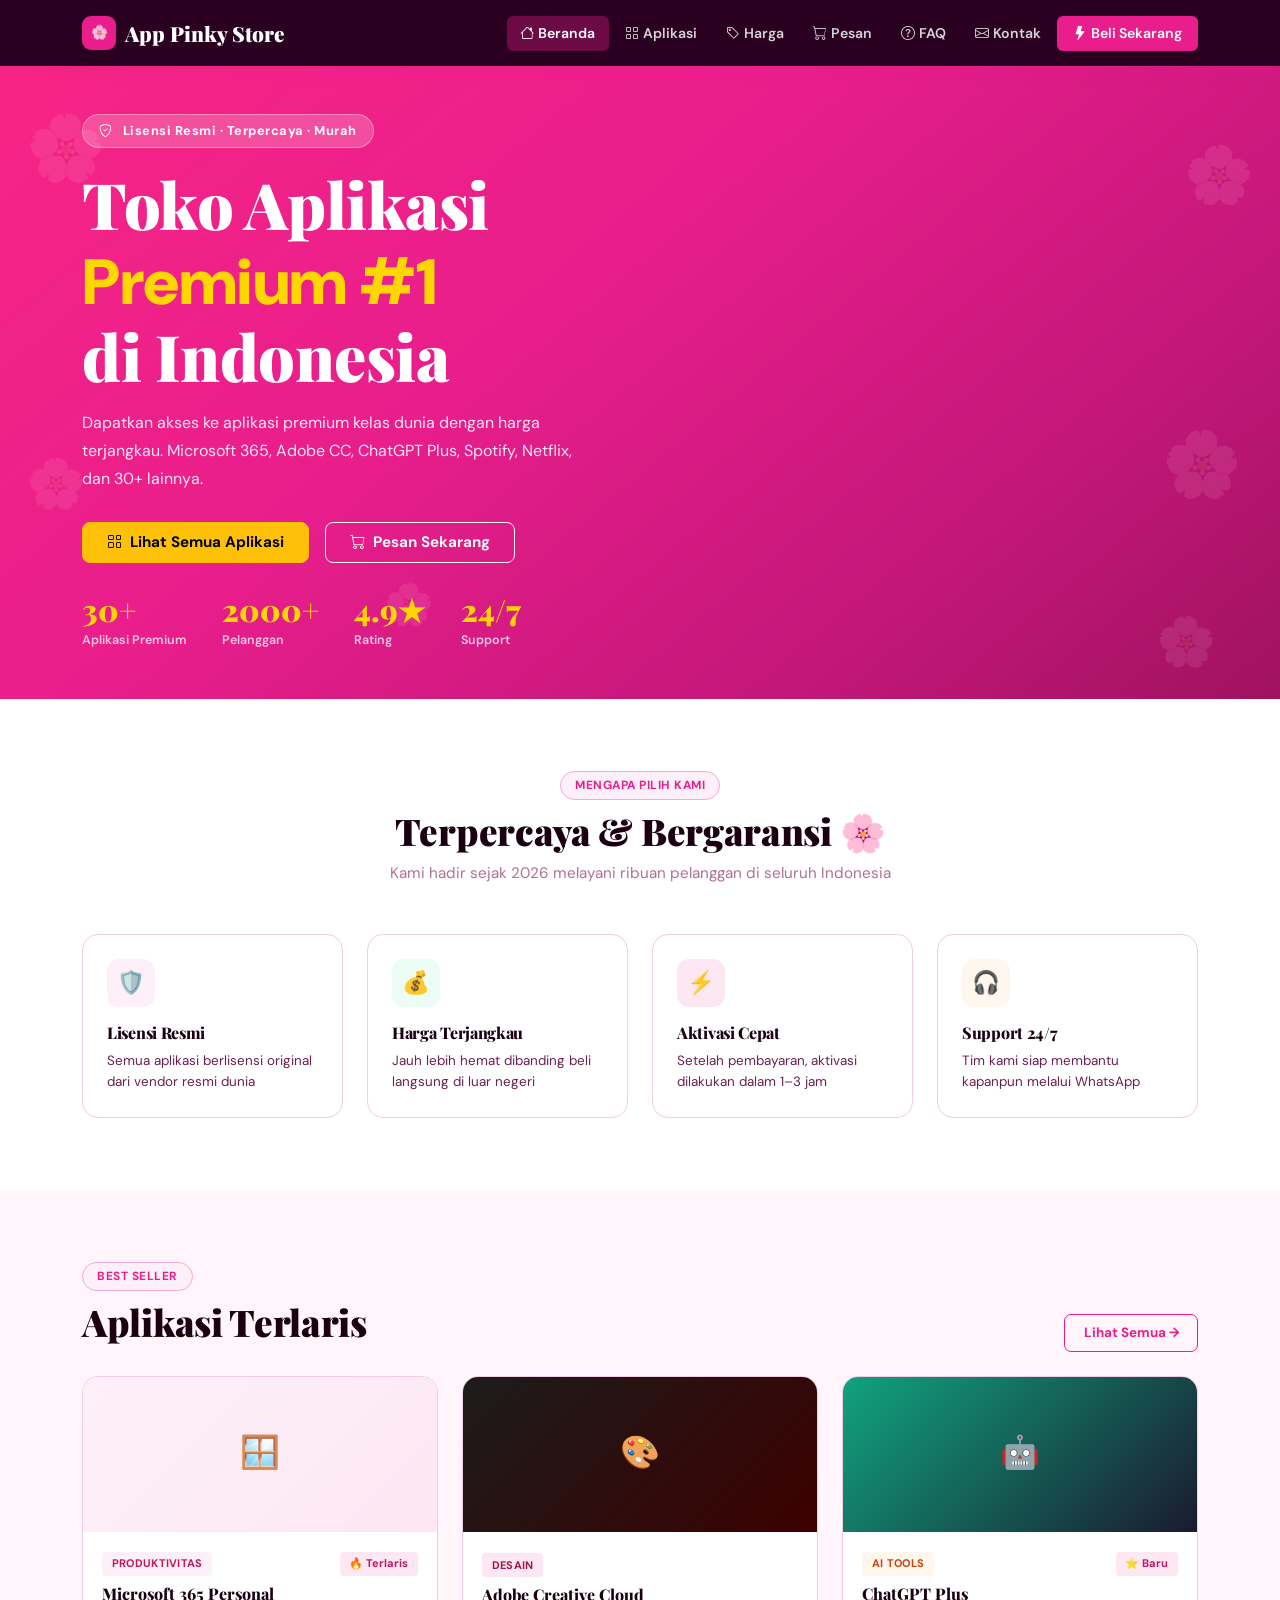
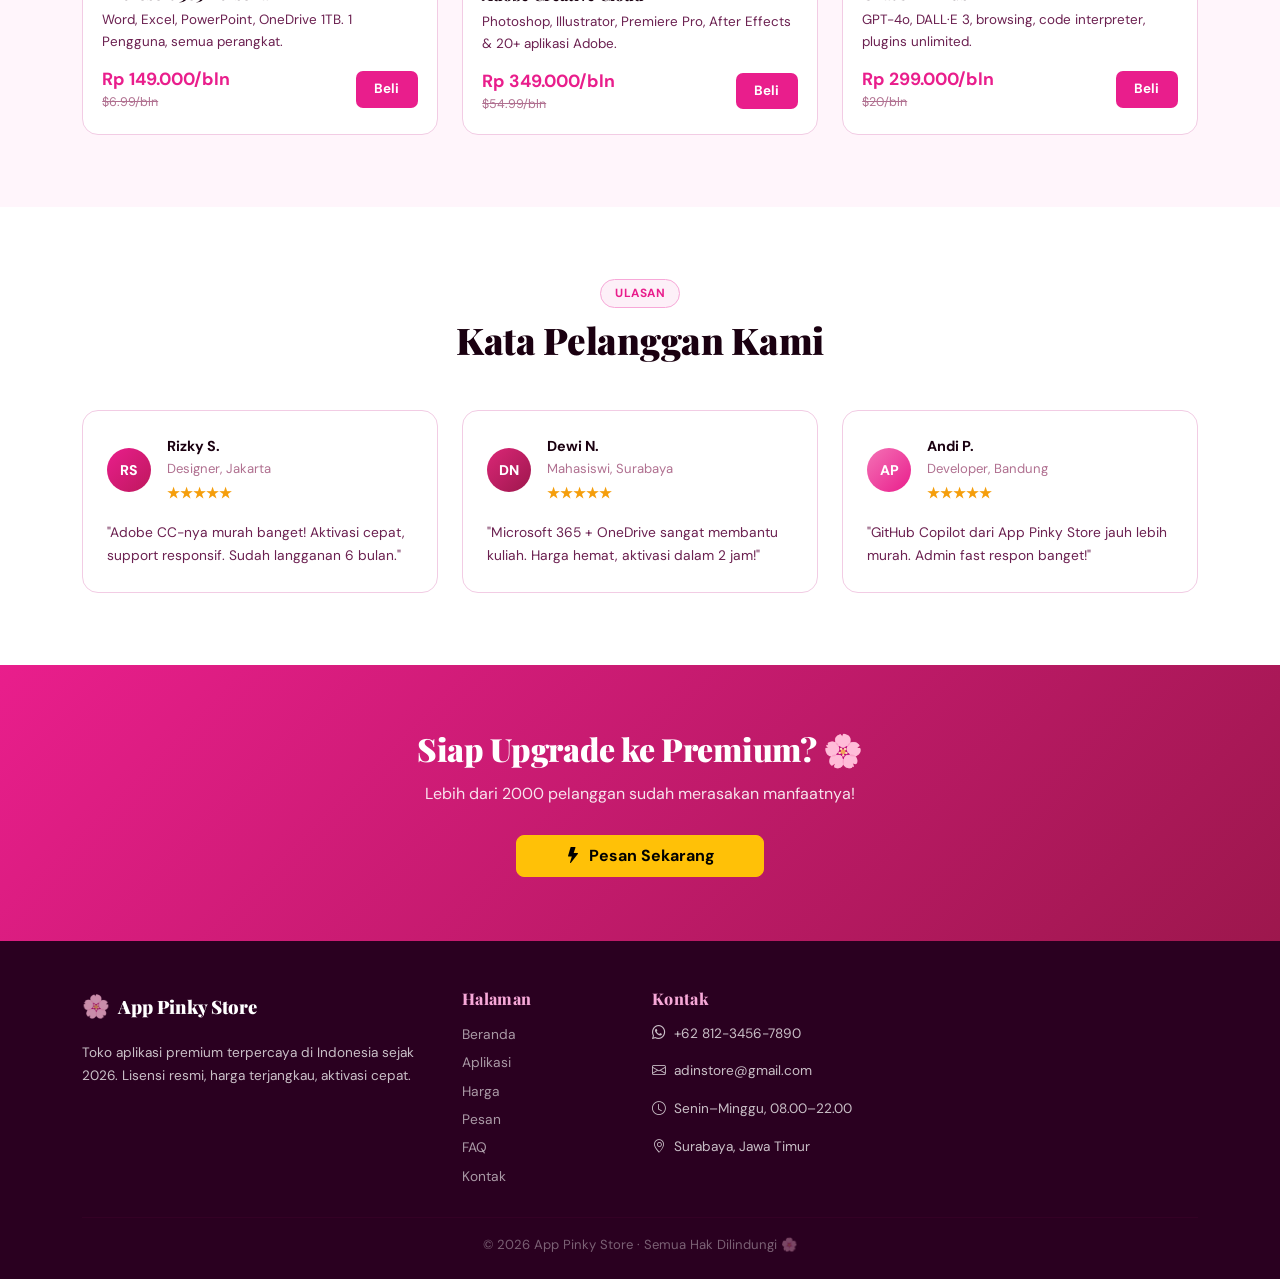
<file: index.html>
<!DOCTYPE html>
<html lang="id">
<head>
  <meta charset="UTF-8"><meta name="viewport" content="width=device-width,initial-scale=1">
  <title>App Pinky Store – Toko Aplikasi Premium Terpercaya</title>
  <link rel="stylesheet" href="https://cdn.jsdelivr.net/npm/bootstrap@5.3.3/dist/css/bootstrap.min.css">
  <link rel="stylesheet" href="https://cdn.jsdelivr.net/npm/bootstrap-icons@1.11.3/font/bootstrap-icons.min.css">
  <link rel="stylesheet" href="style.css">
</head>
<body>

<!--NAVBAR-->
<nav class="navbar">
  <div class="container">
    <a class="navbar-brand" href="index.html">
      <span class="brand-icon">🌸</span>
      App Pinky Store
    </a>
    <ul class="nav-menu">
      <li><a href="index.html" class="active"><i class="bi bi-house me-1"></i>Beranda</a></li>
      <li><a href="aplikasi.html"><i class="bi bi-grid me-1"></i>Aplikasi</a></li>
      <li><a href="harga.html"><i class="bi bi-tag me-1"></i>Harga</a></li>
      <li><a href="pemesanan.html"><i class="bi bi-cart me-1"></i>Pesan</a></li>
      <li><a href="faq.html"><i class="bi bi-question-circle me-1"></i>FAQ</a></li>
      <li><a href="kontak.html"><i class="bi bi-envelope me-1"></i>Kontak</a></li>
      <li class="nav-cta"><a href="pemesanan.html"><i class="bi bi-lightning-fill me-1"></i>Beli Sekarang</a></li>
    </ul>
  </div>
</nav>

<!--BANNER-->
<section class="hero-banner">
  <!-- Sakura petals -->
  <div class="sakura-wrap">
    
    
    
    
    
    
  </div>
  <!--HIASAN BUNGA-->
  <span class="sakura-flower sf1">🌸</span>
  <span class="sakura-flower sf2">🌸</span>
  <span class="sakura-flower sf3">🌸</span>
  <span class="sakura-flower sf4">🌸</span>
  <span class="sakura-flower sf5">🌸</span>
  <span class="sakura-flower sf6">🌸</span>

  <div class="container py-5">
    <div class="row align-items-center" style="min-height:460px">

      <!--BAGIAN TEKS KIRI-->
      <div class="col-lg-6 hero-content">
        <span class="hero-badge"><i class="bi bi-shield-check me-1"></i>Lisensi Resmi · Terpercaya · Murah</span>
        <h1 class="hero-title">
          Toko Aplikasi<br>
          <span>Premium #1</span><br>
          di Indonesia
        </h1>
        <p class="hero-sub">Dapatkan akses ke aplikasi premium kelas dunia dengan harga terjangkau. Microsoft 365, Adobe CC, ChatGPT Plus, Spotify, Netflix, dan 30+ lainnya.</p>
        <div class="d-flex flex-wrap gap-3">
          <a href="aplikasi.html" class="btn btn-warning fw-bold px-4 py-2" style="border-radius:8px;font-family:'DM Sans',sans-serif;font-size:.95rem">
            <i class="bi bi-grid me-2"></i>Lihat Semua Aplikasi
          </a>
          <a href="pemesanan.html" class="btn btn-outline-light fw-bold px-4 py-2" style="border-radius:8px;font-family:'DM Sans',sans-serif;font-size:.95rem">
            <i class="bi bi-cart me-2"></i>Pesan Sekarang
          </a>
        </div>
        <div class="hero-stats">
          <div class="hero-stat"><span class="num">30+</span><small>Aplikasi Premium</small></div>
          <div class="hero-stat"><span class="num">2000+</span><small>Pelanggan</small></div>
          <div class="hero-stat"><span class="num">4.9★</span><small>Rating</small></div>
          <div class="hero-stat"><span class="num">24/7</span><small>Support</small></div>
        </div>
      </div>

  

    </div>
  </div>
</section>

<!--KEUNGGULAN-->
<section class="py-section bg-white">
  <div class="container">
    <div class="text-center mb-5">
      <span class="badge-label">Mengapa Pilih Kami</span>
      <h2 class="section-title">Terpercaya & Bergaransi 🌸</h2>
      <p class="section-sub mt-2">Kami hadir sejak 2026 melayani ribuan pelanggan di seluruh Indonesia</p>
    </div>
    <div class="row g-4">
      <div class="col-md-3 col-6">
        <div class="feat-box">
          <div class="feat-icon fi-blue">🛡️</div>
          <h5>Lisensi Resmi</h5>
          <p>Semua aplikasi berlisensi original dari vendor resmi dunia</p>
        </div>
      </div>
      <div class="col-md-3 col-6">
        <div class="feat-box">
          <div class="feat-icon fi-green">💰</div>
          <h5>Harga Terjangkau</h5>
          <p>Jauh lebih hemat dibanding beli langsung di luar negeri</p>
        </div>
      </div>
      <div class="col-md-3 col-6">
        <div class="feat-box">
          <div class="feat-icon fi-purple">⚡</div>
          <h5>Aktivasi Cepat</h5>
          <p>Setelah pembayaran, aktivasi dilakukan dalam 1–3 jam</p>
        </div>
      </div>
      <div class="col-md-3 col-6">
        <div class="feat-box">
          <div class="feat-icon fi-orange">🎧</div>
          <h5>Support 24/7</h5>
          <p>Tim kami siap membantu kapanpun melalui WhatsApp</p>
        </div>
      </div>
    </div>
  </div>
</section>

<!--RODUK TERLARIS-->
<section class="py-section bg-light-grey">
  <div class="container">
    <div class="d-flex justify-content-between align-items-end mb-4 flex-wrap gap-3">
      <div>
        <span class="badge-label">Best Seller</span>
        <h2 class="section-title">Aplikasi Terlaris</h2>
      </div>
      <a href="aplikasi.html" class="btn-outline-primary-custom">Lihat Semua →</a>
    </div>
    <div class="row g-4">
      <div class="col-md-4 col-sm-6">
        <div class="app-card">
          <div class="app-img-wrap" style="background:linear-gradient(135deg,#FDF0F8,#FCE7F3)">
            <span style="font-size:2rem;display:block;margin-bottom:5px">🪟</span>
          </div>
          <div class="app-card-body">
            <div class="d-flex justify-content-between align-items-center mb-2">
              <span class="badge-cat cat-productivity">Produktivitas</span>
              <span class="badge-hot">🔥 Terlaris</span>
            </div>
            <p class="app-name">Microsoft 365 Personal</p>
            <p class="app-desc">Word, Excel, PowerPoint, OneDrive 1TB. 1 Pengguna, semua perangkat.</p>
            <div class="d-flex justify-content-between align-items-center mt-2">
              <div><div class="app-price">Rp 149.000/bln</div><div class="app-price-old">$6.99/bln</div></div>
              <a href="pemesanan.html" class="btn-order">Beli</a>
            </div>
          </div>
        </div>
      </div>
      <div class="col-md-4 col-sm-6">
        <div class="app-card">
          <div class="app-img-wrap" style="background:linear-gradient(135deg,#1C1C1C,#3D0000)">
            <span style="font-size:2rem;display:block;margin-bottom:5px">🎨</span>
          </div>
          <div class="app-card-body">
            <span class="badge-cat cat-design">Desain</span>
            <p class="app-name mt-2">Adobe Creative Cloud</p>
            <p class="app-desc">Photoshop, Illustrator, Premiere Pro, After Effects & 20+ aplikasi Adobe.</p>
            <div class="d-flex justify-content-between align-items-center mt-2">
              <div><div class="app-price">Rp 349.000/bln</div><div class="app-price-old">$54.99/bln</div></div>
              <a href="pemesanan.html" class="btn-order">Beli</a>
            </div>
          </div>
        </div>
      </div>
      <div class="col-md-4 col-sm-6">
        <div class="app-card">
          <div class="app-img-wrap" style="background:linear-gradient(135deg,#10A37F,#1A1A2E)">
            <span style="font-size:2rem;display:block;margin-bottom:5px">🤖</span>
          </div>
          <div class="app-card-body">
            <div class="d-flex justify-content-between align-items-center mb-2">
              <span class="badge-cat cat-ai">AI Tools</span>
              <span class="badge-hot">⭐ Baru</span>
            </div>
            <p class="app-name">ChatGPT Plus</p>
            <p class="app-desc">GPT-4o, DALL·E 3, browsing, code interpreter, plugins unlimited.</p>
            <div class="d-flex justify-content-between align-items-center mt-2">
              <div><div class="app-price">Rp 299.000/bln</div><div class="app-price-old">$20/bln</div></div>
              <a href="pemesanan.html" class="btn-order">Beli</a>
            </div>
          </div>
        </div>
      </div>
    </div>
  </div>
</section>

<!--TESTIMONI-->
<section class="py-section bg-white">
  <div class="container">
    <div class="text-center mb-5">
      <span class="badge-label">Ulasan</span>
      <h2 class="section-title">Kata Pelanggan Kami</h2>
    </div>
    <div class="row g-4">
      <div class="col-md-4">
        <div class="testi-card">
          <div class="d-flex align-items-center gap-3 mb-3">
            <div class="testi-avatar av1">RS</div>
            <div>
              <strong style="font-size:.9rem;font-family:'DM Sans',sans-serif;display:block">Rizky S.</strong>
              <small style="color:var(--muted);display:block">Designer, Jakarta</small>
              <span style="color:#F59E0B;font-weight:700;font-size:.9rem;display:block;margin-top:3px">★★★★★</span>
            </div>
          </div>
          <p style="font-size:.86rem;color:var(--mid);line-height:1.7;margin:0">"Adobe CC-nya murah banget! Aktivasi cepat, support responsif. Sudah langganan 6 bulan."</p>
        </div>
      </div>
      <div class="col-md-4">
        <div class="testi-card">
          <div class="d-flex align-items-center gap-3 mb-3">
            <div class="testi-avatar av2">DN</div>
            <div>
              <strong style="font-size:.9rem;font-family:'DM Sans',sans-serif;display:block">Dewi N.</strong>
              <small style="color:var(--muted);display:block">Mahasiswi, Surabaya</small>
              <span style="color:#F59E0B;font-weight:700;font-size:.9rem;display:block;margin-top:3px">★★★★★</span>
            </div>
          </div>
          <p style="font-size:.86rem;color:var(--mid);line-height:1.7;margin:0">"Microsoft 365 + OneDrive sangat membantu kuliah. Harga hemat, aktivasi dalam 2 jam!"</p>
        </div>
      </div>
      <div class="col-md-4">
        <div class="testi-card">
          <div class="d-flex align-items-center gap-3 mb-3">
            <div class="testi-avatar av3">AP</div>
            <div>
              <strong style="font-size:.9rem;font-family:'DM Sans',sans-serif;display:block">Andi P.</strong>
              <small style="color:var(--muted);display:block">Developer, Bandung</small>
              <span style="color:#F59E0B;font-weight:700;font-size:.9rem;display:block;margin-top:3px">★★★★★</span>
            </div>
          </div>
          <p style="font-size:.86rem;color:var(--mid);line-height:1.7;margin:0">"GitHub Copilot dari App Pinky Store jauh lebih murah. Admin fast respon banget!"</p>
        </div>
      </div>
    </div>
  </div>
</section>

<!--BAGIAN BUTTON PESAN SEKARANG-->
<section class="cta-banner">
  <div class="container text-center text-white">
    <h2 style="font-family:'Playfair Display',serif;font-size:2rem;font-weight:900;margin-bottom:.75rem">Siap Upgrade ke Premium? 🌸</h2>
    <p style="opacity:.88;margin-bottom:1.8rem;font-size:1rem;font-family:'DM Sans',sans-serif">Lebih dari 2000 pelanggan sudah merasakan manfaatnya!</p>
    <a href="pemesanan.html" class="btn btn-warning fw-bold px-5 py-2" style="border-radius:8px;font-size:1rem;font-family:'DM Sans',sans-serif">
      <i class="bi bi-lightning-fill me-2"></i>Pesan Sekarang
    </a>
  </div>
</section>

<!--FOOTER-->
<footer class="site-footer">
  <div class="container">
    <div class="row g-4">
      <div class="col-md-4">
        <div class="d-flex align-items-center gap-2 mb-3">
          <span style="font-size:1.4rem">🌸</span>
          <span style="font-family:'Playfair Display',serif;font-weight:900;color:white;font-size:1.15rem">App Pinky Store</span>
        </div>
        <p style="font-size:.85rem;line-height:1.7;margin-bottom:1rem;font-family:'DM Sans',sans-serif">Toko aplikasi premium terpercaya di Indonesia sejak 2026. Lisensi resmi, harga terjangkau, aktivasi cepat.</p>
        </div>
      <div class="col-md-2">
        <h5>Halaman</h5>
        <a class="footer-link" href="index.html">Beranda</a>
        <a class="footer-link" href="aplikasi.html">Aplikasi</a>
        <a class="footer-link" href="harga.html">Harga</a>
        <a class="footer-link" href="pemesanan.html">Pesan</a>
        <a class="footer-link" href="faq.html">FAQ</a>
        <a class="footer-link" href="kontak.html">Kontak</a>
      </div>
      
      <div class="col-md-3">
        <h5>Kontak</h5>
        <p style="font-size:.85rem;font-family:'DM Sans',sans-serif"><i class="bi bi-whatsapp me-2"></i>+62 812-3456-7890</p>
        <p style="font-size:.85rem;font-family:'DM Sans',sans-serif"><i class="bi bi-envelope me-2"></i><span style="word-break:break-all">adinstore@gmail.com</span></p>
        <p style="font-size:.85rem;font-family:'DM Sans',sans-serif"><i class="bi bi-clock me-2"></i>Senin–Minggu, 08.00–22.00</p>
        <p style="font-size:.85rem;font-family:'DM Sans',sans-serif"><i class="bi bi-geo-alt me-2"></i>Surabaya, Jawa Timur</p>
      </div>
    </div>
    <hr class="footer-divider">
    <p class="text-center" style="font-size:.82rem;opacity:.5;margin:0;font-family:'DM Sans',sans-serif">© 2026 App Pinky Store · Semua Hak Dilindungi 🌸</p>
  </div>
</footer>

<button id="goTop"><i class="bi bi-chevron-up"></i></button>
<script src="https://cdn.jsdelivr.net/npm/bootstrap@5.3.3/dist/js/bootstrap.bundle.min.js"></script>
<script src="script.js"></script>
</body>
</html>
</file>
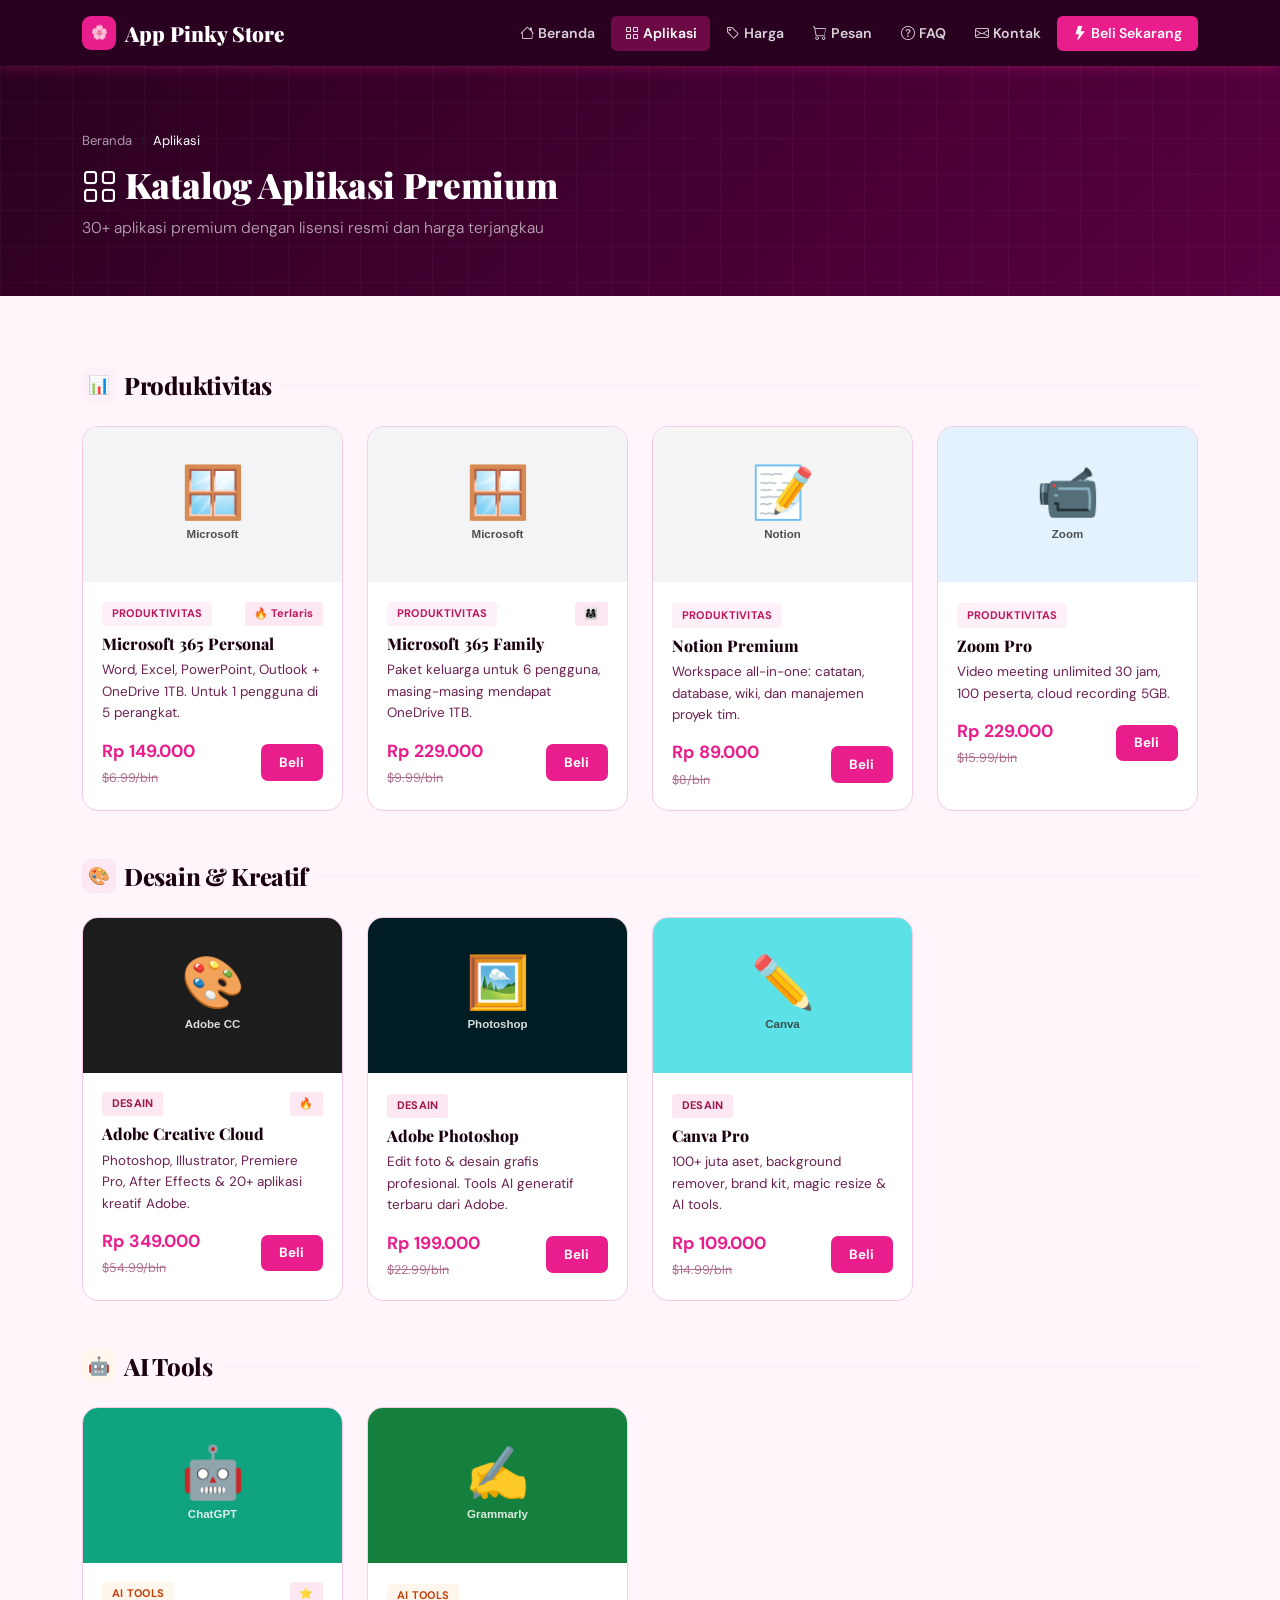
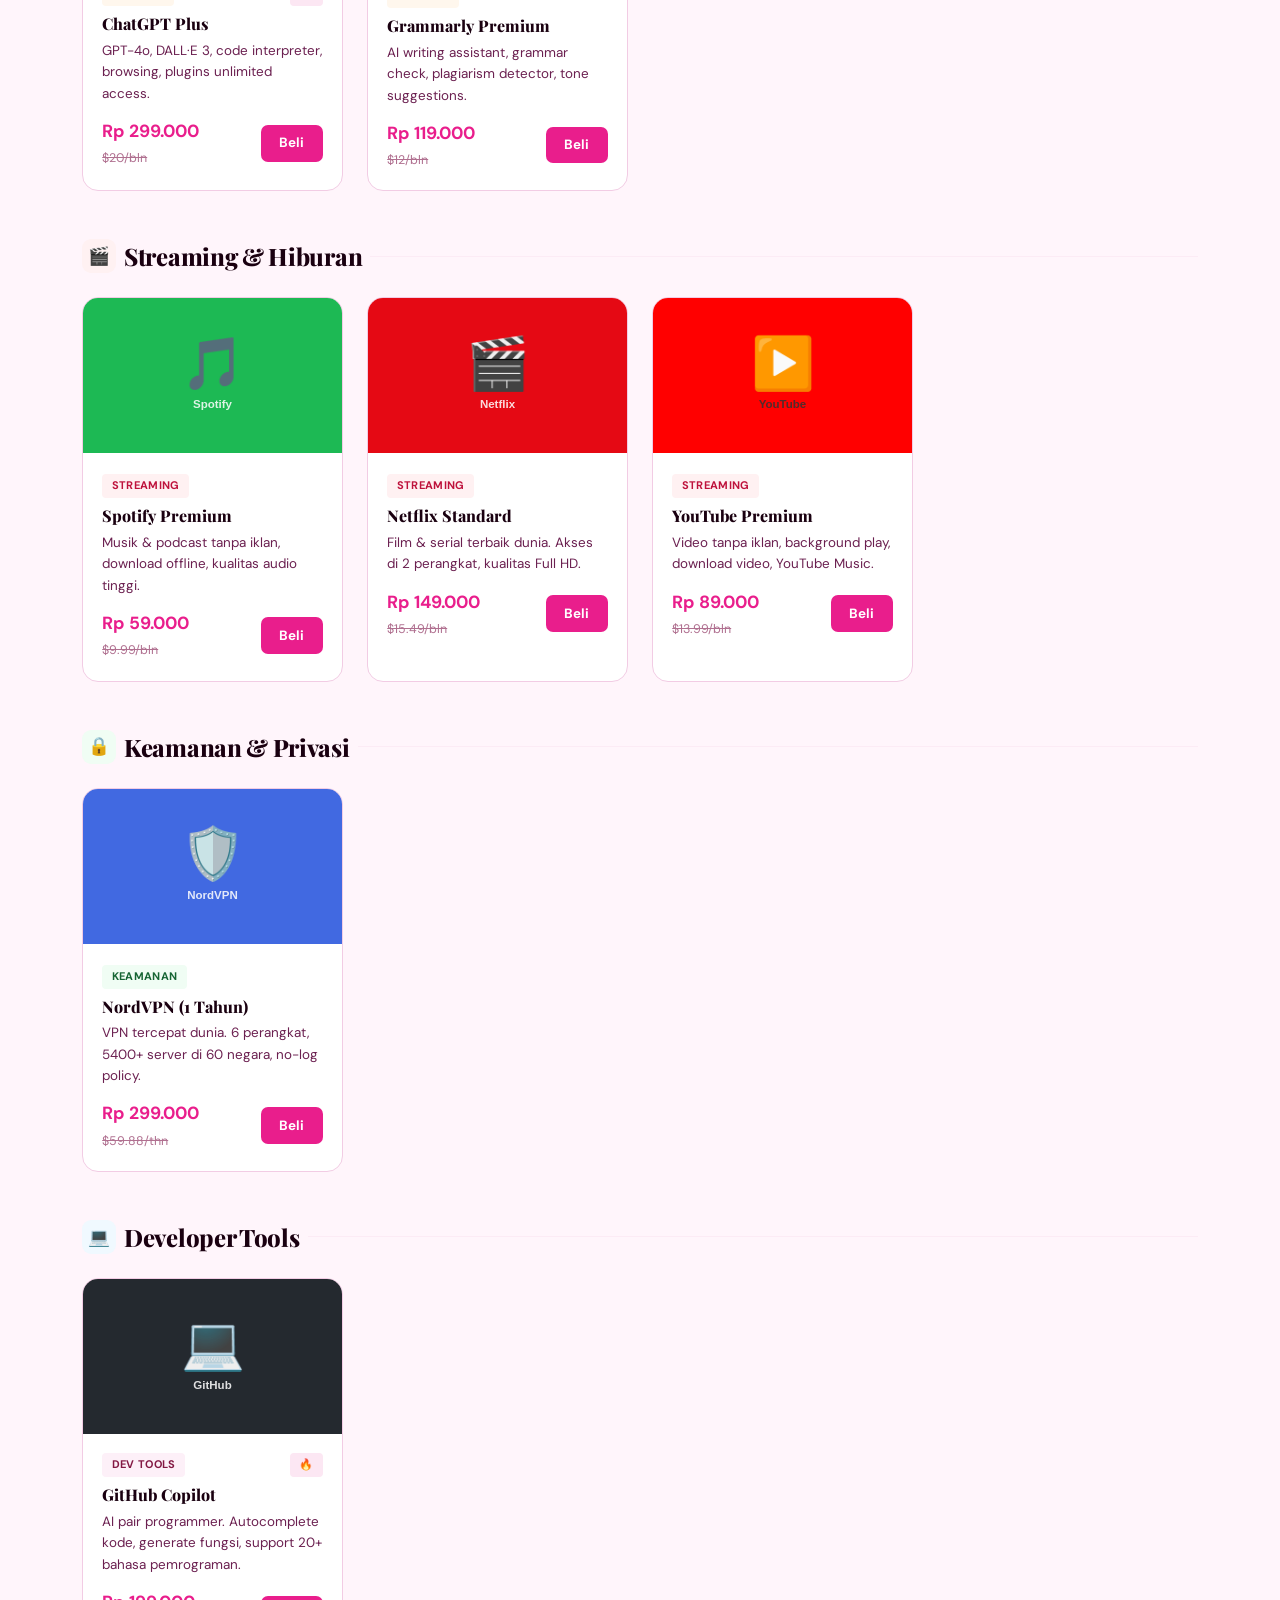
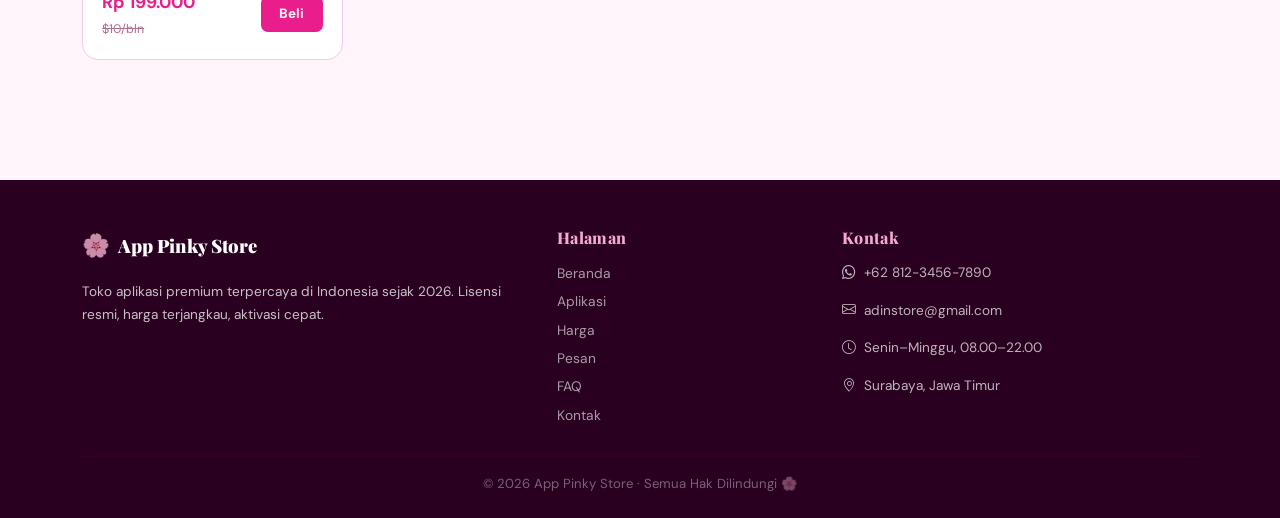
<file: aplikasi.html>
<!DOCTYPE html>
<html lang="id">
<head>
  <meta charset="UTF-8"><meta name="viewport" content="width=device-width,initial-scale=1">
  <title>Katalog Aplikasi – App Pinky Store</title>
  <link rel="stylesheet" href="https://cdn.jsdelivr.net/npm/bootstrap@5.3.3/dist/css/bootstrap.min.css">
  <link rel="stylesheet" href="https://cdn.jsdelivr.net/npm/bootstrap-icons@1.11.3/font/bootstrap-icons.min.css">
  <link rel="stylesheet" href="style.css">
</head>
<body>

<!--NAVBAR-->
<nav class="navbar">
  <div class="container">
    <a class="navbar-brand" href="index.html">
      <span class="brand-icon">🌸</span>
      App Pinky Store
    </a>
    <ul class="nav-menu">
      <li><a href="index.html"><i class="bi bi-house me-1"></i>Beranda</a></li>
      <li><a href="aplikasi.html" class="active"><i class="bi bi-grid me-1"></i>Aplikasi</a></li>
      <li><a href="harga.html"><i class="bi bi-tag me-1"></i>Harga</a></li>
      <li><a href="pemesanan.html"><i class="bi bi-cart me-1"></i>Pesan</a></li>
      <li><a href="faq.html"><i class="bi bi-question-circle me-1"></i>FAQ</a></li>
      <li><a href="kontak.html"><i class="bi bi-envelope me-1"></i>Kontak</a></li>
      <li class="nav-cta"><a href="pemesanan.html"><i class="bi bi-lightning-fill me-1"></i>Beli Sekarang</a></li>
    </ul>
  </div>
</nav>

<!-- PAGE HEADER -->
<div class="page-header">
  <div class="container">
    <nav aria-label="breadcrumb">
      <ol class="breadcrumb" style="font-size:.82rem;background:transparent;padding:0;margin-bottom:.75rem">
        <li class="breadcrumb-item"><a href="index.html" style="color:rgba(255,255,255,.6)">Beranda</a></li>
        <li class="breadcrumb-item active" style="color:white">Aplikasi</li>
      </ol>
    </nav>
    <h1><i class="bi bi-grid me-2"></i>Katalog Aplikasi Premium</h1>
    <p class="lead">30+ aplikasi premium dengan lisensi resmi dan harga terjangkau</p>
  </div>
</div>

<section class="py-section bg-light-grey">
  <div class="container">

    <!-- BAGIAN APLIKASI PRODUKTIVITAS -->
    <div class="mb-5">
      <div class="d-flex align-items-center gap-2 mb-4">
        <span style="background:var(--primary-lt);color:var(--primary);width:34px;height:34px;border-radius:9px;display:flex;align-items:center;justify-content:center;font-size:1.1rem;flex-shrink:0">📊</span>
        <h4 style="font-family:'Playfair Display',serif;font-weight:800;margin:0;color:var(--dark)">Produktivitas</h4>
        <hr style="flex:1;margin:0;border-color:var(--border)">
      </div>
      <div class="row g-4">

        <div class="col-lg-3 col-md-4 col-sm-6">
          <div class="app-card">
            <div class="app-img-wrap" style="background:linear-gradient(135deg,#E3F2FD,#BBDEFB)">
              <div style="display:flex;flex-direction:column;align-items:center;justify-content:center;height:100%;width:100%;background:#F3F4F6;padding:1.5rem 1rem;border-radius:0"><span style="font-size:3.2rem;line-height:1;display:block;margin-bottom:.4rem">🪟</span><span style="font-size:.72rem;font-weight:700;color:#333;font-family:sans-serif;text-align:center;opacity:.85">Microsoft</span></div>
            </div>
            <div class="app-card-body">
              <div class="d-flex justify-content-between align-items-center mb-2">
                <span class="badge-cat cat-productivity">Produktivitas</span>
                <span class="badge-hot">🔥 Terlaris</span>
              </div>
              <p class="app-name">Microsoft 365 Personal</p>
              <p class="app-desc">Word, Excel, PowerPoint, Outlook + OneDrive 1TB. Untuk 1 pengguna di 5 perangkat.</p>
              <div class="d-flex justify-content-between align-items-center">
                <div><div class="app-price">Rp 149.000</div><small class="app-price-old">$6.99/bln</small></div>
                <a href="pemesanan.html" class="btn-order">Beli</a>
              </div>
            </div>
          </div>
        </div>

        <div class="col-lg-3 col-md-4 col-sm-6">
          <div class="app-card">
            <div class="app-img-wrap" style="background:linear-gradient(135deg,#E3F2FD,#C5CAE9)">
              <div style="display:flex;flex-direction:column;align-items:center;justify-content:center;height:100%;width:100%;background:#F3F4F6;padding:1.5rem 1rem;border-radius:0"><span style="font-size:3.2rem;line-height:1;display:block;margin-bottom:.4rem">🪟</span><span style="font-size:.72rem;font-weight:700;color:#333;font-family:sans-serif;text-align:center;opacity:.85">Microsoft</span></div>
            </div>
            <div class="app-card-body">
              <div class="d-flex justify-content-between align-items-center mb-2">
                <span class="badge-cat cat-productivity">Produktivitas</span>
                <span class="badge-hot">👨‍👩‍👧</span>
              </div>
              <p class="app-name">Microsoft 365 Family</p>
              <p class="app-desc">Paket keluarga untuk 6 pengguna, masing-masing mendapat OneDrive 1TB.</p>
              <div class="d-flex justify-content-between align-items-center">
                <div><div class="app-price">Rp 229.000</div><small class="app-price-old">$9.99/bln</small></div>
                <a href="pemesanan.html" class="btn-order">Beli</a>
              </div>
            </div>
          </div>
        </div>

        <div class="col-lg-3 col-md-4 col-sm-6">
          <div class="app-card">
            <div class="app-img-wrap" style="background:linear-gradient(135deg,#F5F5F5,#E8E8E8)">
              <div style="display:flex;flex-direction:column;align-items:center;justify-content:center;height:100%;width:100%;background:#F5F5F5;padding:1.5rem 1rem;border-radius:0"><span style="font-size:3.2rem;line-height:1;display:block;margin-bottom:.4rem">📝</span><span style="font-size:.72rem;font-weight:700;color:#333;font-family:sans-serif;text-align:center;opacity:.85">Notion</span></div>
            </div>
            <div class="app-card-body">
              <span class="badge-cat cat-productivity">Produktivitas</span>
              <p class="app-name mt-2">Notion Premium</p>
              <p class="app-desc">Workspace all-in-one: catatan, database, wiki, dan manajemen proyek tim.</p>
              <div class="d-flex justify-content-between align-items-center">
                <div><div class="app-price">Rp 89.000</div><small class="app-price-old">$8/bln</small></div>
                <a href="pemesanan.html" class="btn-order">Beli</a>
              </div>
            </div>
          </div>
        </div>

        <div class="col-lg-3 col-md-4 col-sm-6">
          <div class="app-card">
            <div class="app-img-wrap" style="background:linear-gradient(135deg,#E3F2FD,#B3E5FC)">
              <div style="display:flex;flex-direction:column;align-items:center;justify-content:center;height:100%;width:100%;background:#E3F2FD;padding:1.5rem 1rem;border-radius:0"><span style="font-size:3.2rem;line-height:1;display:block;margin-bottom:.4rem">📹</span><span style="font-size:.72rem;font-weight:700;color:#333;font-family:sans-serif;text-align:center;opacity:.85">Zoom</span></div>
            </div>
            <div class="app-card-body">
              <span class="badge-cat cat-productivity">Produktivitas</span>
              <p class="app-name mt-2">Zoom Pro</p>
              <p class="app-desc">Video meeting unlimited 30 jam, 100 peserta, cloud recording 5GB.</p>
              <div class="d-flex justify-content-between align-items-center">
                <div><div class="app-price">Rp 229.000</div><small class="app-price-old">$15.99/bln</small></div>
                <a href="pemesanan.html" class="btn-order">Beli</a>
              </div>
            </div>
          </div>
        </div>

      </div>
    </div>

    <!--BAGIAN APLIKASI DESAIN & KREATIF-->
    <div class="mb-5">
      <div class="d-flex align-items-center gap-2 mb-4">
        <span style="background:#FCE7F3;color:var(--primary);width:34px;height:34px;border-radius:9px;display:flex;align-items:center;justify-content:center;font-size:1.1rem;flex-shrink:0">🎨</span>
        <h4 style="font-family:'Playfair Display',serif;font-weight:800;margin:0;color:var(--dark)">Desain & Kreatif</h4>
        <hr style="flex:1;margin:0;border-color:var(--border)">
      </div>
      <div class="row g-4">

        <div class="col-lg-3 col-md-4 col-sm-6">
          <div class="app-card">
            <div class="app-img-wrap" style="background:linear-gradient(135deg,#1C1C1C,#3D0000)">
              <div style="display:flex;flex-direction:column;align-items:center;justify-content:center;height:100%;width:100%;background:#1C1C1C;padding:1.5rem 1rem;border-radius:0"><span style="font-size:3.2rem;line-height:1;display:block;margin-bottom:.4rem">🎨</span><span style="font-size:.72rem;font-weight:700;color:white;font-family:sans-serif;text-align:center;opacity:.85">Adobe CC</span></div>
            </div>
            <div class="app-card-body">
              <div class="d-flex justify-content-between align-items-center mb-2">
                <span class="badge-cat cat-design">Desain</span>
                <span class="badge-hot">🔥</span>
              </div>
              <p class="app-name">Adobe Creative Cloud</p>
              <p class="app-desc">Photoshop, Illustrator, Premiere Pro, After Effects & 20+ aplikasi kreatif Adobe.</p>
              <div class="d-flex justify-content-between align-items-center">
                <div><div class="app-price">Rp 349.000</div><small class="app-price-old">$54.99/bln</small></div>
                <a href="pemesanan.html" class="btn-order">Beli</a>
              </div>
            </div>
          </div>
        </div>

        <div class="col-lg-3 col-md-4 col-sm-6">
          <div class="app-card">
            <div class="app-img-wrap" style="background:linear-gradient(135deg,#001d26,#003c57)">
              <div style="display:flex;flex-direction:column;align-items:center;justify-content:center;height:100%;width:100%;background:#001d26;padding:1.5rem 1rem;border-radius:0"><span style="font-size:3.2rem;line-height:1;display:block;margin-bottom:.4rem">🖼️</span><span style="font-size:.72rem;font-weight:700;color:white;font-family:sans-serif;text-align:center;opacity:.85">Photoshop</span></div>
            </div>
            <div class="app-card-body">
              <span class="badge-cat cat-design">Desain</span>
              <p class="app-name mt-2">Adobe Photoshop</p>
              <p class="app-desc">Edit foto & desain grafis profesional. Tools AI generatif terbaru dari Adobe.</p>
              <div class="d-flex justify-content-between align-items-center">
                <div><div class="app-price">Rp 199.000</div><small class="app-price-old">$22.99/bln</small></div>
                <a href="pemesanan.html" class="btn-order">Beli</a>
              </div>
            </div>
          </div>
        </div>

        <div class="col-lg-3 col-md-4 col-sm-6">
          <div class="app-card">
            <div class="app-img-wrap" style="background:linear-gradient(135deg,#5CE1E6,#7B68EE)">
              <div style="display:flex;flex-direction:column;align-items:center;justify-content:center;height:100%;width:100%;background:#5CE1E6;padding:1.5rem 1rem;border-radius:0"><span style="font-size:3.2rem;line-height:1;display:block;margin-bottom:.4rem">✏️</span><span style="font-size:.72rem;font-weight:700;color:#333;font-family:sans-serif;text-align:center;opacity:.85">Canva</span></div>
            </div>
            <div class="app-card-body">
              <span class="badge-cat cat-design">Desain</span>
              <p class="app-name mt-2">Canva Pro</p>
              <p class="app-desc">100+ juta aset, background remover, brand kit, magic resize & AI tools.</p>
              <div class="d-flex justify-content-between align-items-center">
                <div><div class="app-price">Rp 109.000</div><small class="app-price-old">$14.99/bln</small></div>
                <a href="pemesanan.html" class="btn-order">Beli</a>
              </div>
            </div>
          </div>
        </div>

      </div>
    </div>

    <!--BAGIAN APLIKASI AI TOOLS-->
    <div class="mb-5">
      <div class="d-flex align-items-center gap-2 mb-4">
        <span style="background:#FFF7ED;color:#C2410C;width:34px;height:34px;border-radius:9px;display:flex;align-items:center;justify-content:center;font-size:1.1rem;flex-shrink:0">🤖</span>
        <h4 style="font-family:'Playfair Display',serif;font-weight:800;margin:0;color:var(--dark)">AI Tools</h4>
        <hr style="flex:1;margin:0;border-color:var(--border)">
      </div>
      <div class="row g-4">

        <div class="col-lg-3 col-md-4 col-sm-6">
          <div class="app-card">
            <div class="app-img-wrap" style="background:linear-gradient(135deg,#10A37F,#1A1A2E)">
              <div style="display:flex;flex-direction:column;align-items:center;justify-content:center;height:100%;width:100%;background:#10A37F;padding:1.5rem 1rem;border-radius:0"><span style="font-size:3.2rem;line-height:1;display:block;margin-bottom:.4rem">🤖</span><span style="font-size:.72rem;font-weight:700;color:white;font-family:sans-serif;text-align:center;opacity:.85">ChatGPT</span></div>
            </div>
            <div class="app-card-body">
              <div class="d-flex justify-content-between align-items-center mb-2">
                <span class="badge-cat cat-ai">AI Tools</span>
                <span class="badge-hot">⭐</span>
              </div>
              <p class="app-name">ChatGPT Plus</p>
              <p class="app-desc">GPT-4o, DALL·E 3, code interpreter, browsing, plugins unlimited access.</p>
              <div class="d-flex justify-content-between align-items-center">
                <div><div class="app-price">Rp 299.000</div><small class="app-price-old">$20/bln</small></div>
                <a href="pemesanan.html" class="btn-order">Beli</a>
              </div>
            </div>
          </div>
        </div>

        <div class="col-lg-3 col-md-4 col-sm-6">
          <div class="app-card">
            <div class="app-img-wrap" style="background:linear-gradient(135deg,#15803D,#052E16)">
              <div style="display:flex;flex-direction:column;align-items:center;justify-content:center;height:100%;width:100%;background:#15803D;padding:1.5rem 1rem;border-radius:0"><span style="font-size:3.2rem;line-height:1;display:block;margin-bottom:.4rem">✍️</span><span style="font-size:.72rem;font-weight:700;color:white;font-family:sans-serif;text-align:center;opacity:.85">Grammarly</span></div>
            </div>
            <div class="app-card-body">
              <span class="badge-cat cat-ai">AI Tools</span>
              <p class="app-name mt-2">Grammarly Premium</p>
              <p class="app-desc">AI writing assistant, grammar check, plagiarism detector, tone suggestions.</p>
              <div class="d-flex justify-content-between align-items-center">
                <div><div class="app-price">Rp 119.000</div><small class="app-price-old">$12/bln</small></div>
                <a href="pemesanan.html" class="btn-order">Beli</a>
              </div>
            </div>
          </div>
        </div>

      </div>
    </div>

    <!--BAGIAN APLIKASI STREAMING-->
    <div class="mb-5">
      <div class="d-flex align-items-center gap-2 mb-4">
        <span style="background:#FFF1F2;color:#BE123C;width:34px;height:34px;border-radius:9px;display:flex;align-items:center;justify-content:center;font-size:1.1rem;flex-shrink:0">🎬</span>
        <h4 style="font-family:'Playfair Display',serif;font-weight:800;margin:0;color:var(--dark)">Streaming & Hiburan</h4>
        <hr style="flex:1;margin:0;border-color:var(--border)">
      </div>
      <div class="row g-4">

        <div class="col-lg-3 col-md-4 col-sm-6">
          <div class="app-card">
            <div class="app-img-wrap" style="background:linear-gradient(135deg,#1DB954,#191414)">
              <div style="display:flex;flex-direction:column;align-items:center;justify-content:center;height:100%;width:100%;background:#1DB954;padding:1.5rem 1rem;border-radius:0"><span style="font-size:3.2rem;line-height:1;display:block;margin-bottom:.4rem">🎵</span><span style="font-size:.72rem;font-weight:700;color:white;font-family:sans-serif;text-align:center;opacity:.85">Spotify</span></div>
            </div>
            <div class="app-card-body">
              <span class="badge-cat cat-streaming">Streaming</span>
              <p class="app-name mt-2">Spotify Premium</p>
              <p class="app-desc">Musik & podcast tanpa iklan, download offline, kualitas audio tinggi.</p>
              <div class="d-flex justify-content-between align-items-center">
                <div><div class="app-price">Rp 59.000</div><small class="app-price-old">$9.99/bln</small></div>
                <a href="pemesanan.html" class="btn-order">Beli</a>
              </div>
            </div>
          </div>
        </div>

        <div class="col-lg-3 col-md-4 col-sm-6">
          <div class="app-card">
            <div class="app-img-wrap" style="background:linear-gradient(135deg,#E50914,#141414)">
              <div style="display:flex;flex-direction:column;align-items:center;justify-content:center;height:100%;width:100%;background:#E50914;padding:1.5rem 1rem;border-radius:0"><span style="font-size:3.2rem;line-height:1;display:block;margin-bottom:.4rem">🎬</span><span style="font-size:.72rem;font-weight:700;color:white;font-family:sans-serif;text-align:center;opacity:.85">Netflix</span></div>
            </div>
            <div class="app-card-body">
              <span class="badge-cat cat-streaming">Streaming</span>
              <p class="app-name mt-2">Netflix Standard</p>
              <p class="app-desc">Film & serial terbaik dunia. Akses di 2 perangkat, kualitas Full HD.</p>
              <div class="d-flex justify-content-between align-items-center">
                <div><div class="app-price">Rp 149.000</div><small class="app-price-old">$15.49/bln</small></div>
                <a href="pemesanan.html" class="btn-order">Beli</a>
              </div>
            </div>
          </div>
        </div>

        <div class="col-lg-3 col-md-4 col-sm-6">
          <div class="app-card">
            <div class="app-img-wrap" style="background:linear-gradient(135deg,#FF0000,#282828)">
              <div style="display:flex;flex-direction:column;align-items:center;justify-content:center;height:100%;width:100%;background:#FF0000;padding:1.5rem 1rem;border-radius:0"><span style="font-size:3.2rem;line-height:1;display:block;margin-bottom:.4rem">▶️</span><span style="font-size:.72rem;font-weight:700;color:#333;font-family:sans-serif;text-align:center;opacity:.85">YouTube</span></div>
            </div>
            <div class="app-card-body">
              <span class="badge-cat cat-streaming">Streaming</span>
              <p class="app-name mt-2">YouTube Premium</p>
              <p class="app-desc">Video tanpa iklan, background play, download video, YouTube Music.</p>
              <div class="d-flex justify-content-between align-items-center">
                <div><div class="app-price">Rp 89.000</div><small class="app-price-old">$13.99/bln</small></div>
                <a href="pemesanan.html" class="btn-order">Beli</a>
              </div>
            </div>
          </div>
        </div>

      </div>
    </div>

    <!--BAGIAN APLIKASI KEAMANAN-->
    <div class="mb-5">
      <div class="d-flex align-items-center gap-2 mb-4">
        <span style="background:#F0FDF4;color:#166534;width:34px;height:34px;border-radius:9px;display:flex;align-items:center;justify-content:center;font-size:1.1rem;flex-shrink:0">🔒</span>
        <h4 style="font-family:'Playfair Display',serif;font-weight:800;margin:0;color:var(--dark)">Keamanan & Privasi</h4>
        <hr style="flex:1;margin:0;border-color:var(--border)">
      </div>
      <div class="row g-4">

        <div class="col-lg-3 col-md-4 col-sm-6">
          <div class="app-card">
            <div class="app-img-wrap" style="background:linear-gradient(135deg,#4169E1,#0B1E4B)">
              <div style="display:flex;flex-direction:column;align-items:center;justify-content:center;height:100%;width:100%;background:#4169E1;padding:1.5rem 1rem;border-radius:0"><span style="font-size:3.2rem;line-height:1;display:block;margin-bottom:.4rem">🛡️</span><span style="font-size:.72rem;font-weight:700;color:white;font-family:sans-serif;text-align:center;opacity:.85">NordVPN</span></div>
            </div>
            <div class="app-card-body">
              <span class="badge-cat cat-security">Keamanan</span>
              <p class="app-name mt-2">NordVPN (1 Tahun)</p>
              <p class="app-desc">VPN tercepat dunia. 6 perangkat, 5400+ server di 60 negara, no-log policy.</p>
              <div class="d-flex justify-content-between align-items-center">
                <div><div class="app-price">Rp 299.000</div><small class="app-price-old">$59.88/thn</small></div>
                <a href="pemesanan.html" class="btn-order">Beli</a>
              </div>
            </div>
          </div>
        </div>

      </div>
    </div>

    <!--BAGIAN APLIKASI DEV TOOLS-->
    <div class="mb-5">
      <div class="d-flex align-items-center gap-2 mb-4">
        <span style="background:#F0F9FF;color:#0369A1;width:34px;height:34px;border-radius:9px;display:flex;align-items:center;justify-content:center;font-size:1.1rem;flex-shrink:0">💻</span>
        <h4 style="font-family:'Playfair Display',serif;font-weight:800;margin:0;color:var(--dark)">Developer Tools</h4>
        <hr style="flex:1;margin:0;border-color:var(--border)">
      </div>
      <div class="row g-4">

        <div class="col-lg-3 col-md-4 col-sm-6">
          <div class="app-card">
            <div class="app-img-wrap" style="background:linear-gradient(135deg,#24292F,#161B22)">
              <div style="display:flex;flex-direction:column;align-items:center;justify-content:center;height:100%;width:100%;background:#24292F;padding:1.5rem 1rem;border-radius:0"><span style="font-size:3.2rem;line-height:1;display:block;margin-bottom:.4rem">💻</span><span style="font-size:.72rem;font-weight:700;color:white;font-family:sans-serif;text-align:center;opacity:.85">GitHub</span></div>
            </div>
            <div class="app-card-body">
              <div class="d-flex justify-content-between align-items-center mb-2">
                <span class="badge-cat cat-devtools">Dev Tools</span>
                <span class="badge-hot">🔥</span>
              </div>
              <p class="app-name">GitHub Copilot</p>
              <p class="app-desc">AI pair programmer. Autocomplete kode, generate fungsi, support 20+ bahasa pemrograman.</p>
              <div class="d-flex justify-content-between align-items-center">
                <div><div class="app-price">Rp 199.000</div><small class="app-price-old">$10/bln</small></div>
                <a href="pemesanan.html" class="btn-order">Beli</a>
              </div>
            </div>
          </div>
        </div>

      </div>
    </div>

  </div>
</section>

<!-- FOOTER -->
<footer class="site-footer">
  <div class="container">
    <div class="row g-4">
      <div class="col-md-5">
        <div class="d-flex align-items-center gap-2 mb-3">
          <span style="font-size:1.4rem">🌸</span>
          <span style="font-family:'Playfair Display',serif;font-weight:900;color:white;font-size:1.15rem">App Pinky Store</span>
        </div>
        <p style="font-size:.85rem;line-height:1.7;margin-bottom:0;font-family:'DM Sans',sans-serif">Toko aplikasi premium terpercaya di Indonesia sejak 2026. Lisensi resmi, harga terjangkau, aktivasi cepat.</p>
      </div>
      <div class="col-md-3">
        <h5>Halaman</h5>
        <a class="footer-link" href="index.html">Beranda</a>
        <a class="footer-link" href="aplikasi.html">Aplikasi</a>
        <a class="footer-link" href="harga.html">Harga</a>
        <a class="footer-link" href="pemesanan.html">Pesan</a>
        <a class="footer-link" href="faq.html">FAQ</a>
        <a class="footer-link" href="kontak.html">Kontak</a>
      </div>
      <div class="col-md-4">
        <h5>Kontak</h5>
        <p style="font-size:.85rem;font-family:'DM Sans',sans-serif;color:rgba(255,255,255,.7)"><i class="bi bi-whatsapp me-2"></i>+62 812-3456-7890</p>
        <p style="font-size:.85rem;font-family:'DM Sans',sans-serif;color:rgba(255,255,255,.7)"><i class="bi bi-envelope me-2"></i><span style="word-break:break-all">adinstore@gmail.com</span></p>
        <p style="font-size:.85rem;font-family:'DM Sans',sans-serif;color:rgba(255,255,255,.7)"><i class="bi bi-clock me-2"></i>Senin–Minggu, 08.00–22.00</p>
        <p style="font-size:.85rem;font-family:'DM Sans',sans-serif;color:rgba(255,255,255,.7)"><i class="bi bi-geo-alt me-2"></i>Surabaya, Jawa Timur</p>
      </div>
    </div>
    <hr class="footer-divider">
    <p class="text-center" style="font-size:.82rem;opacity:.5;margin:0;font-family:'DM Sans',sans-serif">© 2026 App Pinky Store · Semua Hak Dilindungi 🌸</p>
  </div>
</footer>

<button id="goTop"><i class="bi bi-chevron-up"></i></button>
<script src="https://cdn.jsdelivr.net/npm/bootstrap@5.3.3/dist/js/bootstrap.bundle.min.js"></script>
<script src="script.js"></script>
</body>
</html>
</file>
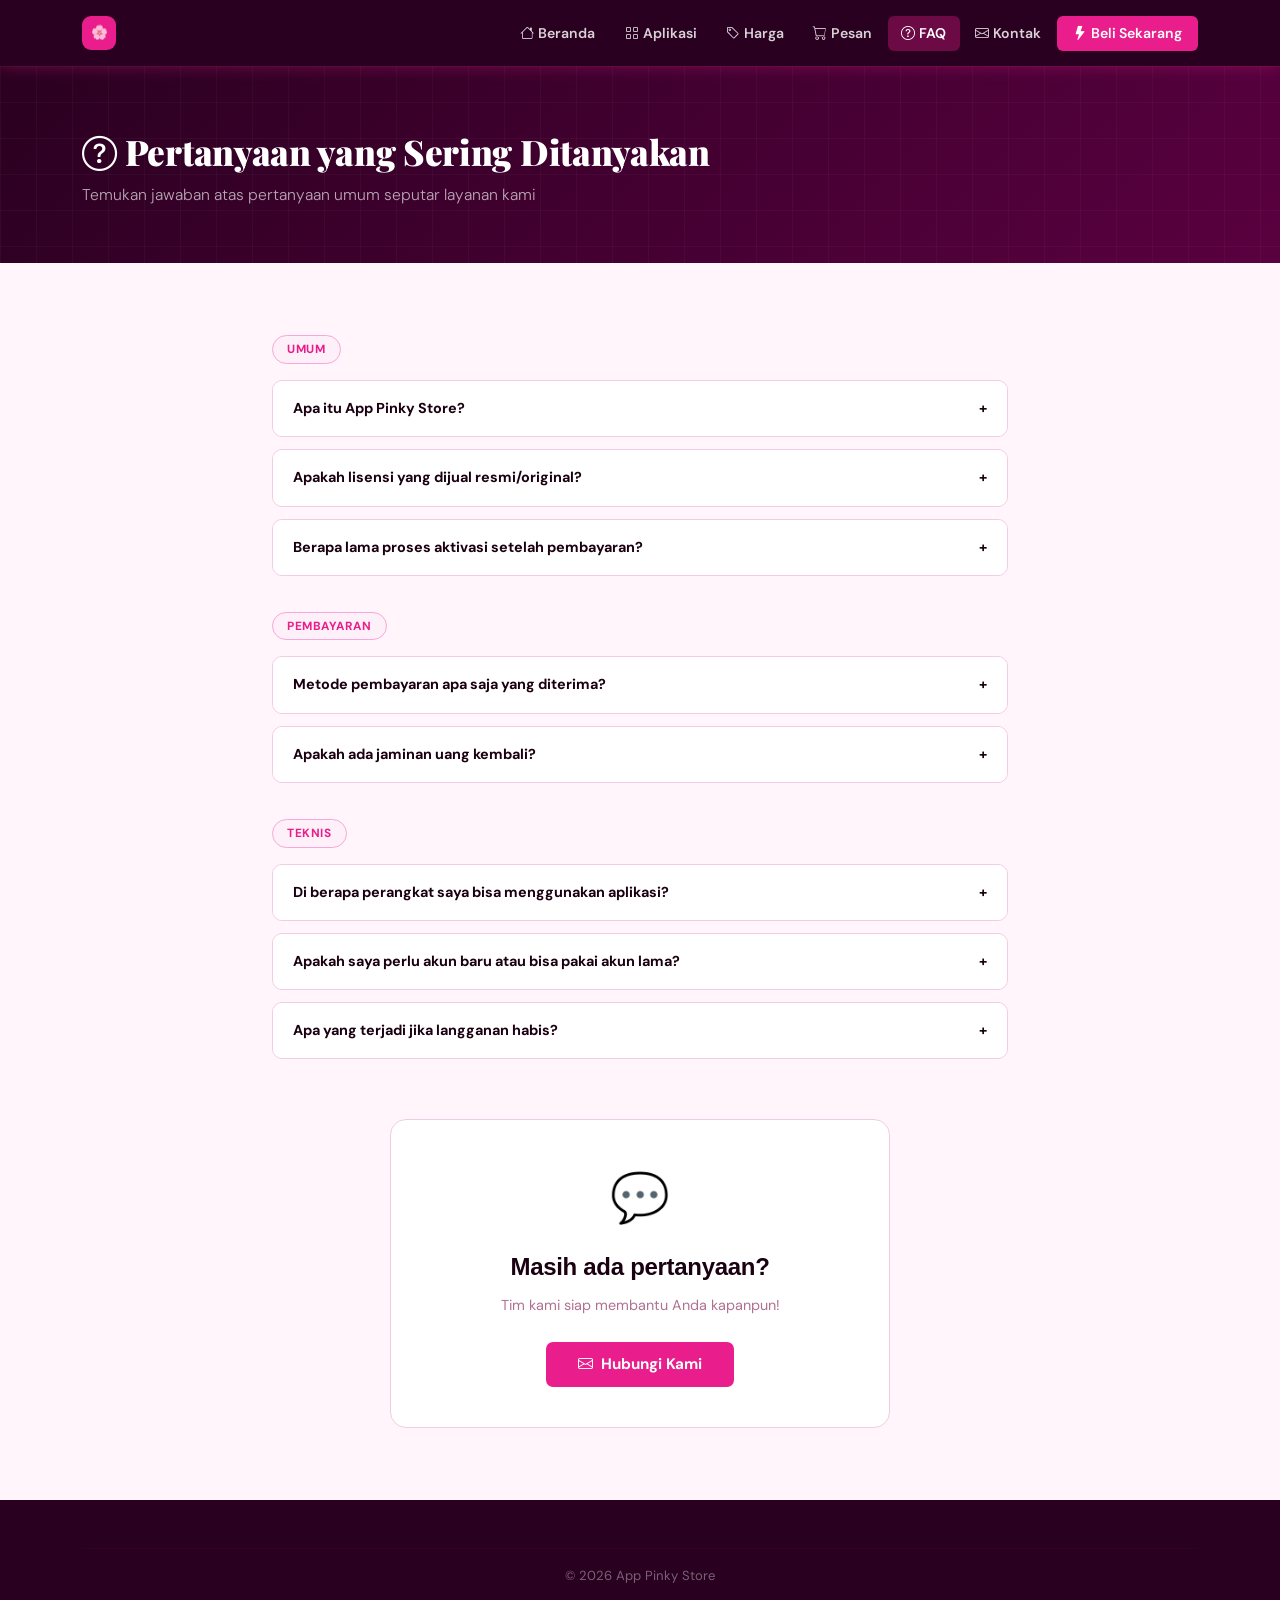
<file: faq.html>
<!DOCTYPE html>
<html lang="id">
<head>
  <meta charset="UTF-8"><meta name="viewport" content="width=device-width,initial-scale=1">
  <title>FAQ – App Pinky Store</title>
  <link rel="stylesheet" href="https://cdn.jsdelivr.net/npm/bootstrap@5.3.3/dist/css/bootstrap.min.css">
  <link rel="stylesheet" href="https://cdn.jsdelivr.net/npm/bootstrap-icons@1.11.3/font/bootstrap-icons.min.css">
  <link rel="stylesheet" href="style.css">
</head>
<body>
<nav class="navbar">
  <div class="container">
    <a class="navbar-brand" href="index.html">
      <span class="brand-icon">🌸</span>
      <App Pinky Store>
    </a>
    <ul class="nav-menu">
      <li><a href="index.html"><i class="bi bi-house me-1"></i>Beranda</a></li>
      <li><a href="aplikasi.html"><i class="bi bi-grid me-1"></i>Aplikasi</a></li>
      <li><a href="harga.html"><i class="bi bi-tag me-1"></i>Harga</a></li>
      <li><a href="pemesanan.html"><i class="bi bi-cart me-1"></i>Pesan</a></li>
      <li><a href="faq.html" class="active"><i class="bi bi-question-circle me-1"></i>FAQ</a></li>
      <li><a href="kontak.html"><i class="bi bi-envelope me-1"></i>Kontak</a></li>
      <li class="nav-cta"><a href="pemesanan.html"><i class="bi bi-lightning-fill me-1"></i>Beli Sekarang</a></li>
    </ul>
  </div>
</nav>
<div class="page-header"><div class="container"><h1><i class="bi bi-question-circle me-2"></i>Pertanyaan yang Sering Ditanyakan</h1><p class="lead">Temukan jawaban atas pertanyaan umum seputar layanan kami</p></div></div>
<section class="py-section bg-light-grey">
  <div class="container">
    <div class="row justify-content-center">
      <div class="col-lg-8">
        <span class="badge-label mb-3">Umum</span>
        <div class="faq-item"><div class="faq-q">Apa itu App Pinky Store? <span class="faq-icon">+</span></div><div class="faq-a">App Pinky Store adalah toko online yang menjual lisensi aplikasi premium internasional dengan harga terjangkau dalam Rupiah. Kami telah beroperasi sejak 2026 dan melayani ribuan pelanggan di Indonesia.</div></div>
        <div class="faq-item"><div class="faq-q">Apakah lisensi yang dijual resmi/original? <span class="faq-icon">+</span></div><div class="faq-a">Ya, semua lisensi yang kami jual adalah lisensi resmi dari vendor asli (Microsoft, Adobe, OpenAI, Spotify, dll). Kami memiliki kemitraan resmi dan jalur distribusi yang terverifikasi.</div></div>
        <div class="faq-item"><div class="faq-q">Berapa lama proses aktivasi setelah pembayaran? <span class="faq-icon">+</span></div><div class="faq-a">Aktivasi dilakukan dalam <strong>1–3 jam</strong> setelah pembayaran dikonfirmasi. Untuk pemesanan di luar jam operasional (08.00–22.00), aktivasi dilakukan di pagi hari berikutnya.</div></div>
        <span class="badge-label mb-3 mt-4">Pembayaran</span>
        <div class="faq-item"><div class="faq-q">Metode pembayaran apa saja yang diterima? <span class="faq-icon">+</span></div><div class="faq-a">Kami menerima: Transfer Bank (BCA, BRI, BNI, Mandiri), GoPay, OVO, DANA, ShopeePay, dan QRIS. Semua metode tersedia saat konfirmasi dengan admin.</div></div>
        <div class="faq-item"><div class="faq-q">Apakah ada jaminan uang kembali? <span class="faq-icon">+</span></div><div class="faq-a">Ya! Jika aplikasi tidak bisa diaktivasi atau bermasalah dalam 24 jam pertama, kami memberikan garansi refund penuh atau ganti dengan aplikasi lain senilai sama.</div></div>
        <span class="badge-label mb-3 mt-4">Teknis</span>
        <div class="faq-item"><div class="faq-q">Di berapa perangkat saya bisa menggunakan aplikasi? <span class="faq-icon">+</span></div><div class="faq-a">Tergantung aplikasinya. Contoh: Microsoft 365 Personal bisa di 5 perangkat, Netflix Standard di 2 perangkat, Spotify di 1 perangkat aktif sekaligus.</div></div>
        <div class="faq-item"><div class="faq-q">Apakah saya perlu akun baru atau bisa pakai akun lama? <span class="faq-icon">+</span></div><div class="faq-a">Bisa keduanya. Anda bisa menggunakan akun yang sudah ada atau kami buatkan akun baru. Cantumkan di kolom catatan saat memesan.</div></div>
        <div class="faq-item"><div class="faq-q">Apa yang terjadi jika langganan habis? <span class="faq-icon">+</span></div><div class="faq-a">Kami akan mengirim notifikasi H-7 sebelum masa berlangganan habis. Anda bisa perpanjang dengan mudah melalui form pemesanan atau langsung hubungi admin.</div></div>
      </div>
    </div>
    <div class="text-center mt-6" style="margin-top:3rem">
      <div style="background:white;border:1.5px solid var(--border);border-radius:var(--radius-lg);padding:2.5rem;max-width:500px;margin:0 auto">
        <div style="font-size:3rem;margin-bottom:1rem">💬</div>
        <h4 style="font-family:'Syne',sans-serif;font-weight:800">Masih ada pertanyaan?</h4>
        <p style="color:var(--muted);font-size:.9rem;margin:.75rem 0 1.5rem">Tim kami siap membantu Anda kapanpun!</p>
        <a href="kontak.html" class="btn-order" style="padding:.65rem 2rem;font-size:.95rem"><i class="bi bi-envelope me-2"></i>Hubungi Kami</a>
      </div>
    </div>
  </div>
</section>
<footer class="site-footer"><div class="container"><hr class="footer-divider mt-0"><p class="text-center" style="font-size:.82rem;opacity:.5;margin:0">© 2026 App Pinky Store</p></div></footer>
<button id="goTop"><i class="bi bi-chevron-up"></i></button>
<script src="https://cdn.jsdelivr.net/npm/bootstrap@5.3.3/dist/js/bootstrap.bundle.min.js"></script>
<script src="script.js"></script>
</body>
</html>
</file>
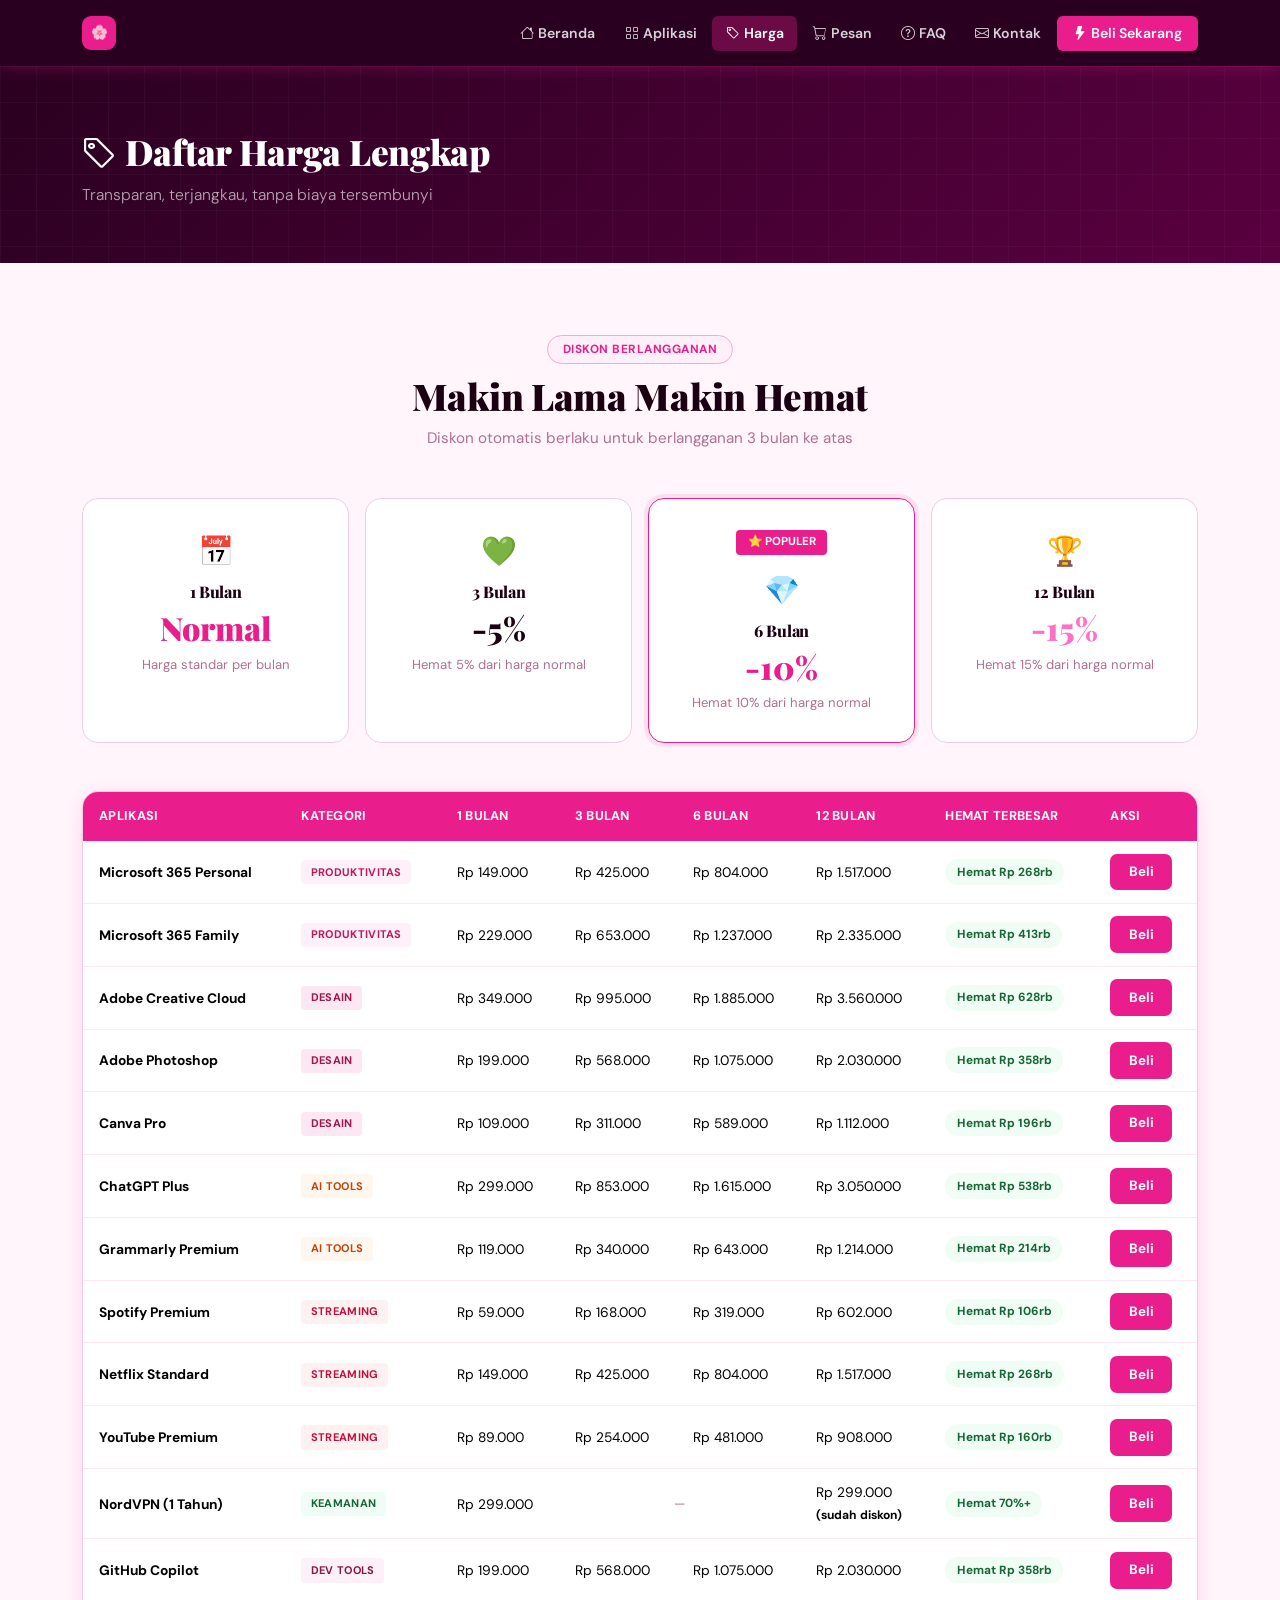
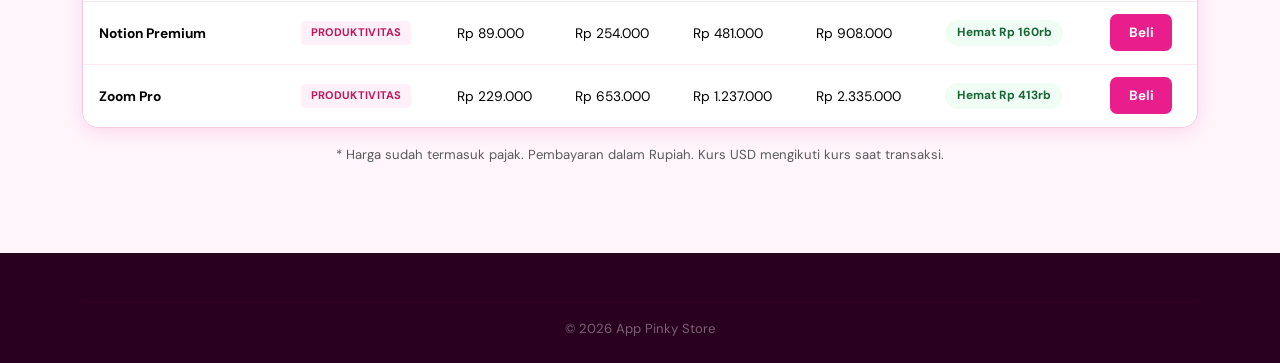
<file: harga.html>
<!DOCTYPE html>
<html lang="id">
<head>
  <meta charset="UTF-8"><meta name="viewport" content="width=device-width,initial-scale=1">
  <title>Harga – App Pinky Store</title>
  <link rel="stylesheet" href="https://cdn.jsdelivr.net/npm/bootstrap@5.3.3/dist/css/bootstrap.min.css">
  <link rel="stylesheet" href="https://cdn.jsdelivr.net/npm/bootstrap-icons@1.11.3/font/bootstrap-icons.min.css">
  <link rel="stylesheet" href="style.css">
</head>
<body>
<nav class="navbar">
  <div class="container">
    <a class="navbar-brand" href="index.html">
      <span class="brand-icon">🌸</span>
      <App Pinky Store>
    </a>
    <ul class="nav-menu">
      <li><a href="index.html"><i class="bi bi-house me-1"></i>Beranda</a></li>
      <li><a href="aplikasi.html"><i class="bi bi-grid me-1"></i>Aplikasi</a></li>
      <li><a href="harga.html" class="active"><i class="bi bi-tag me-1"></i>Harga</a></li>
      <li><a href="pemesanan.html"><i class="bi bi-cart me-1"></i>Pesan</a></li>
      <li><a href="faq.html"><i class="bi bi-question-circle me-1"></i>FAQ</a></li>
      <li><a href="kontak.html"><i class="bi bi-envelope me-1"></i>Kontak</a></li>
      <li class="nav-cta"><a href="pemesanan.html"><i class="bi bi-lightning-fill me-1"></i>Beli Sekarang</a></li>
    </ul>
  </div>
</nav>
<div class="page-header">
  <div class="container">
    <h1><i class="bi bi-tag me-2"></i>Daftar Harga Lengkap</h1>
    <p class="lead">Transparan, terjangkau, tanpa biaya tersembunyi</p>
  </div>
</div>
<section class="py-section bg-light-grey">
  <div class="container">
    <div class="text-center mb-5">
      <span class="badge-label">Diskon Berlangganan</span>
      <h2 class="section-title">Makin Lama Makin Hemat</h2>
      <p class="section-sub mt-2">Diskon otomatis berlaku untuk berlangganan 3 bulan ke atas</p>
    </div>
    <div class="row g-3 justify-content-center mb-5">
      <div class="col-md-3 col-6"><div class="price-card"><div style="font-size:1.8rem;margin-bottom:.5rem">📅</div><h6 style="font-weight:800">1 Bulan</h6><div class="price-tag">Normal</div><p style="font-size:.82rem;color:var(--muted);margin:.5rem 0 0">Harga standar per bulan</p></div></div>
      <div class="col-md-3 col-6"><div class="price-card"><div style="font-size:1.8rem;margin-bottom:.5rem">💚</div><h6 style="font-weight:800">3 Bulan</h6><div class="price-tag" style="color:var(--green)">-5%</div><p style="font-size:.82rem;color:var(--muted);margin:.5rem 0 0">Hemat 5% dari harga normal</p></div></div>
      <div class="col-md-3 col-6"><div class="price-card featured"><span style="background:var(--primary);color:white;font-size:.72rem;font-weight:700;padding:.2rem .7rem;border-radius:4px;margin-bottom:.75rem;display:inline-block">⭐ POPULER</span><div style="font-size:1.8rem;margin-bottom:.5rem">💎</div><h6 style="font-weight:800">6 Bulan</h6><div class="price-tag">-10%</div><p style="font-size:.82rem;color:var(--muted);margin:.5rem 0 0">Hemat 10% dari harga normal</p></div></div>
      <div class="col-md-3 col-6"><div class="price-card"><div style="font-size:1.8rem;margin-bottom:.5rem">🏆</div><h6 style="font-weight:800">12 Bulan</h6><div class="price-tag" style="color:var(--accent)">-15%</div><p style="font-size:.82rem;color:var(--muted);margin:.5rem 0 0">Hemat 15% dari harga normal</p></div></div>
    </div>
    <TABEL HARGA>
    <div class="table-wrap">
      <div class="table-responsive">
        <table class="table table-custom mb-0">
          <thead>
            <tr>
              <th>Aplikasi</th><th>Kategori</th><th>1 Bulan</th><th>3 Bulan</th><th>6 Bulan</th><th>12 Bulan</th><th>Hemat Terbesar</th><th>Aksi</th>
            </tr>
          </thead>
          <tbody>
            <tr><td><strong>Microsoft 365 Personal</strong></td><td><span class="badge-cat cat-productivity">Produktivitas</span></td><td>Rp 149.000</td><td>Rp 425.000</td><td>Rp 804.000</td><td>Rp 1.517.000</td><td><span class="status-pill s-selesai">Hemat Rp 268rb</span></td><td><a href="pemesanan.html" class="btn-order">Beli</a></td></tr>
            <tr><td><strong>Microsoft 365 Family</strong></td><td><span class="badge-cat cat-productivity">Produktivitas</span></td><td>Rp 229.000</td><td>Rp 653.000</td><td>Rp 1.237.000</td><td>Rp 2.335.000</td><td><span class="status-pill s-selesai">Hemat Rp 413rb</span></td><td><a href="pemesanan.html" class="btn-order">Beli</a></td></tr>
            <tr><td><strong>Adobe Creative Cloud</strong></td><td><span class="badge-cat cat-design">Desain</span></td><td>Rp 349.000</td><td>Rp 995.000</td><td>Rp 1.885.000</td><td>Rp 3.560.000</td><td><span class="status-pill s-selesai">Hemat Rp 628rb</span></td><td><a href="pemesanan.html" class="btn-order">Beli</a></td></tr>
            <tr><td><strong>Adobe Photoshop</strong></td><td><span class="badge-cat cat-design">Desain</span></td><td>Rp 199.000</td><td>Rp 568.000</td><td>Rp 1.075.000</td><td>Rp 2.030.000</td><td><span class="status-pill s-selesai">Hemat Rp 358rb</span></td><td><a href="pemesanan.html" class="btn-order">Beli</a></td></tr>
            <tr><td><strong>Canva Pro</strong></td><td><span class="badge-cat cat-design">Desain</span></td><td>Rp 109.000</td><td>Rp 311.000</td><td>Rp 589.000</td><td>Rp 1.112.000</td><td><span class="status-pill s-selesai">Hemat Rp 196rb</span></td><td><a href="pemesanan.html" class="btn-order">Beli</a></td></tr>
            <tr><td><strong>ChatGPT Plus</strong></td><td><span class="badge-cat cat-ai">AI Tools</span></td><td>Rp 299.000</td><td>Rp 853.000</td><td>Rp 1.615.000</td><td>Rp 3.050.000</td><td><span class="status-pill s-selesai">Hemat Rp 538rb</span></td><td><a href="pemesanan.html" class="btn-order">Beli</a></td></tr>
            <tr><td><strong>Grammarly Premium</strong></td><td><span class="badge-cat cat-ai">AI Tools</span></td><td>Rp 119.000</td><td>Rp 340.000</td><td>Rp 643.000</td><td>Rp 1.214.000</td><td><span class="status-pill s-selesai">Hemat Rp 214rb</span></td><td><a href="pemesanan.html" class="btn-order">Beli</a></td></tr>
            <tr><td><strong>Spotify Premium</strong></td><td><span class="badge-cat cat-streaming">Streaming</span></td><td>Rp 59.000</td><td>Rp 168.000</td><td>Rp 319.000</td><td>Rp 602.000</td><td><span class="status-pill s-selesai">Hemat Rp 106rb</span></td><td><a href="pemesanan.html" class="btn-order">Beli</a></td></tr>
            <tr><td><strong>Netflix Standard</strong></td><td><span class="badge-cat cat-streaming">Streaming</span></td><td>Rp 149.000</td><td>Rp 425.000</td><td>Rp 804.000</td><td>Rp 1.517.000</td><td><span class="status-pill s-selesai">Hemat Rp 268rb</span></td><td><a href="pemesanan.html" class="btn-order">Beli</a></td></tr>
            <tr><td><strong>YouTube Premium</strong></td><td><span class="badge-cat cat-streaming">Streaming</span></td><td>Rp 89.000</td><td>Rp 254.000</td><td>Rp 481.000</td><td>Rp 908.000</td><td><span class="status-pill s-selesai">Hemat Rp 160rb</span></td><td><a href="pemesanan.html" class="btn-order">Beli</a></td></tr>
            <tr><td><strong>NordVPN (1 Tahun)</strong></td><td><span class="badge-cat cat-security">Keamanan</span></td><td>Rp 299.000</td><td colspan="2" style="text-align:center;color:var(--muted);font-size:.82rem">—</td><td>Rp 299.000<br><small style="color:var(--green);font-weight:700">(sudah diskon)</small></td><td><span class="status-pill s-selesai">Hemat 70%+</span></td><td><a href="pemesanan.html" class="btn-order">Beli</a></td></tr>
            <tr><td><strong>GitHub Copilot</strong></td><td><span class="badge-cat cat-devtools">Dev Tools</span></td><td>Rp 199.000</td><td>Rp 568.000</td><td>Rp 1.075.000</td><td>Rp 2.030.000</td><td><span class="status-pill s-selesai">Hemat Rp 358rb</span></td><td><a href="pemesanan.html" class="btn-order">Beli</a></td></tr>
            <tr><td><strong>Notion Premium</strong></td><td><span class="badge-cat cat-productivity">Produktivitas</span></td><td>Rp 89.000</td><td>Rp 254.000</td><td>Rp 481.000</td><td>Rp 908.000</td><td><span class="status-pill s-selesai">Hemat Rp 160rb</span></td><td><a href="pemesanan.html" class="btn-order">Beli</a></td></tr>
            <tr><td><strong>Zoom Pro</strong></td><td><span class="badge-cat cat-productivity">Produktivitas</span></td><td>Rp 229.000</td><td>Rp 653.000</td><td>Rp 1.237.000</td><td>Rp 2.335.000</td><td><span class="status-pill s-selesai">Hemat Rp 413rb</span></td><td><a href="pemesanan.html" class="btn-order">Beli</a></td></tr>
          </tbody>
        </table>
      </div>
    </div>
    <p class="text-muted small mt-3 text-center">* Harga sudah termasuk pajak. Pembayaran dalam Rupiah. Kurs USD mengikuti kurs saat transaksi.</p>
  </div>
</section>
<footer class="site-footer"><div class="container"><hr class="footer-divider mt-0"><p class="text-center" style="font-size:.82rem;opacity:.5;margin:0">© 2026 App Pinky Store</p></div></footer>
<button id="goTop"><i class="bi bi-chevron-up"></i></button>
<script src="https://cdn.jsdelivr.net/npm/bootstrap@5.3.3/dist/js/bootstrap.bundle.min.js"></script>
<script src="script.js"></script>
</body>
</html>
</file>
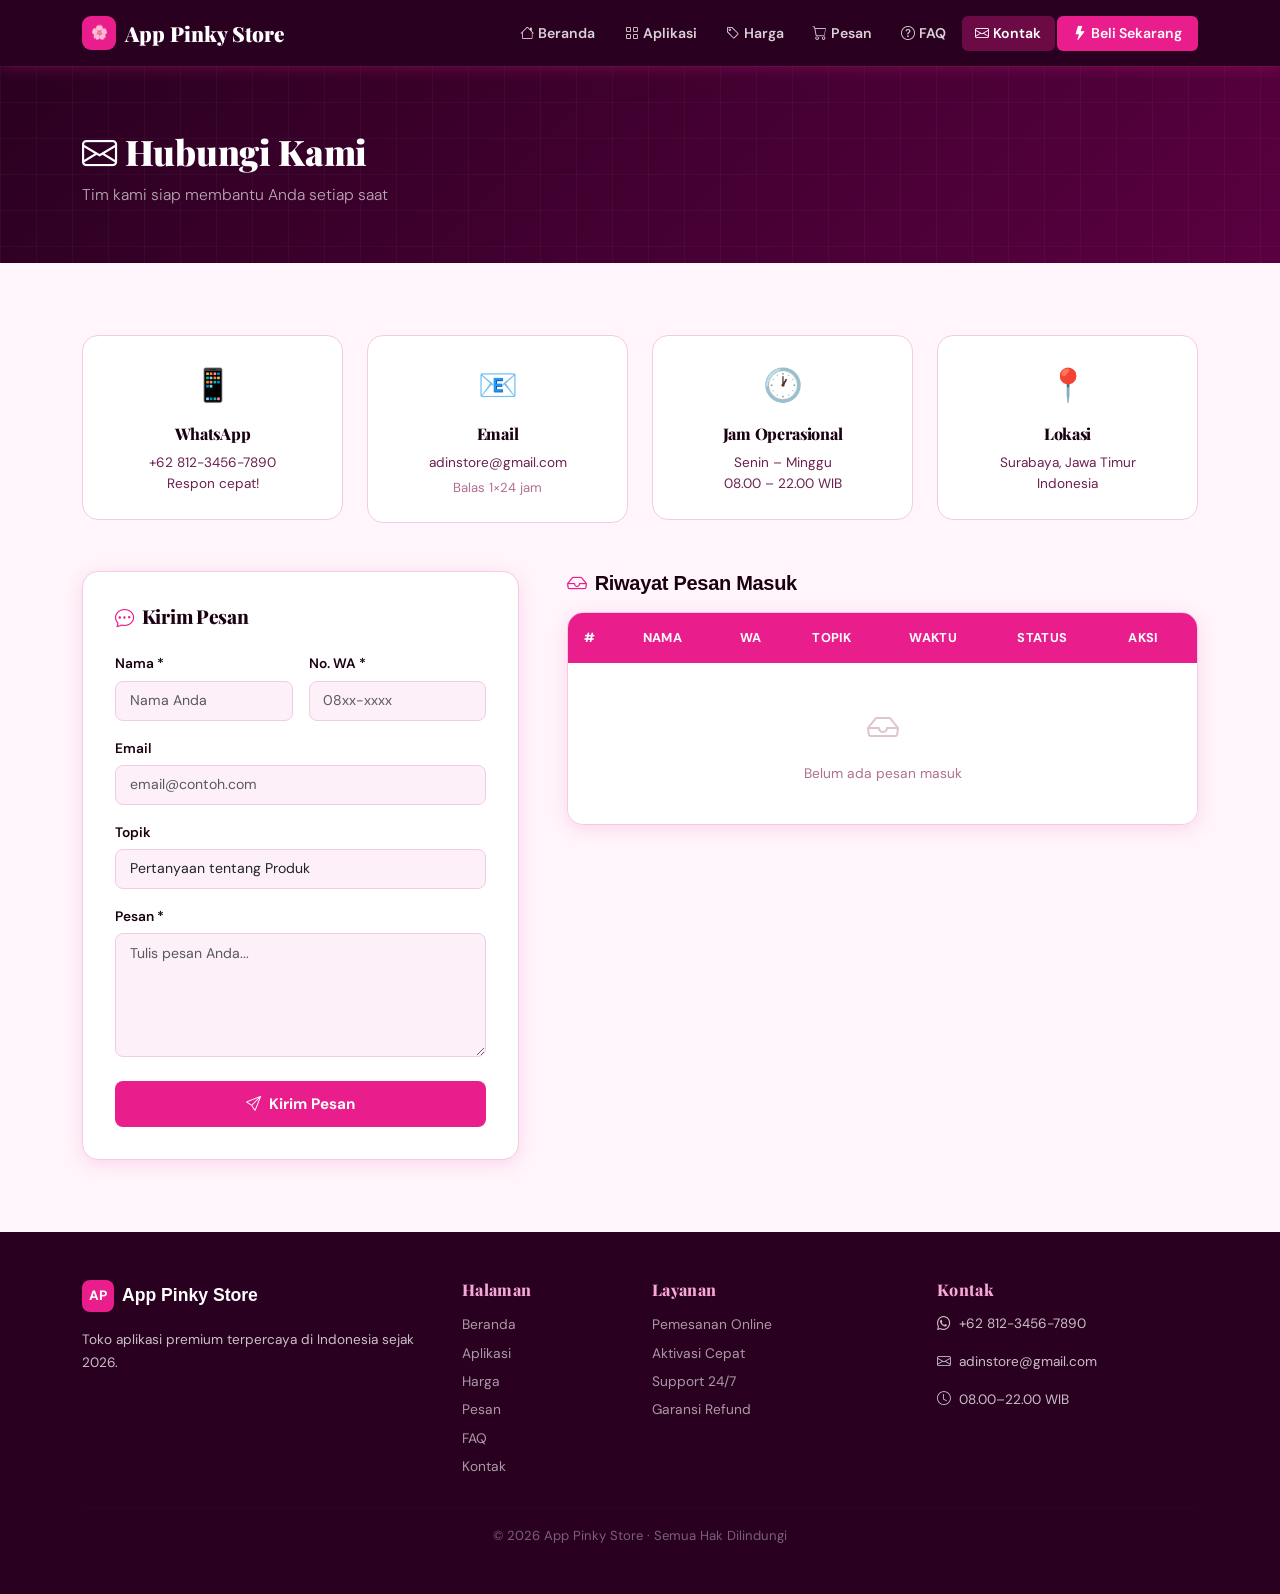
<file: kontak.html>
<!DOCTYPE html>
<html lang="id">
<head>
  <meta charset="UTF-8"><meta name="viewport" content="width=device-width,initial-scale=1">
  <title>Kontak – App Pinky Store</title>
  <link rel="stylesheet" href="https://cdn.jsdelivr.net/npm/bootstrap@5.3.3/dist/css/bootstrap.min.css">
  <link rel="stylesheet" href="https://cdn.jsdelivr.net/npm/bootstrap-icons@1.11.3/font/bootstrap-icons.min.css">
  <link rel="stylesheet" href="style.css">
</head>
<body>
<nav class="navbar">
  <div class="container">
    <a class="navbar-brand" href="index.html">
      <span class="brand-icon">🌸</span>
      App Pinky Store
    </a>
    <ul class="nav-menu">
      <li><a href="index.html"><i class="bi bi-house me-1"></i>Beranda</a></li>
      <li><a href="aplikasi.html"><i class="bi bi-grid me-1"></i>Aplikasi</a></li>
      <li><a href="harga.html"><i class="bi bi-tag me-1"></i>Harga</a></li>
      <li><a href="pemesanan.html"><i class="bi bi-cart me-1"></i>Pesan</a></li>
      <li><a href="faq.html"><i class="bi bi-question-circle me-1"></i>FAQ</a></li>
      <li><a href="kontak.html" class="active"><i class="bi bi-envelope me-1"></i>Kontak</a></li>
      <li class="nav-cta"><a href="pemesanan.html"><i class="bi bi-lightning-fill me-1"></i>Beli Sekarang</a></li>
    </ul>
  </div>
</nav>

<div class="page-header">
  <div class="container">
    <h1><i class="bi bi-envelope me-2"></i>Hubungi Kami</h1>
    <p class="lead">Tim kami siap membantu Anda setiap saat</p>
  </div>
</div>

<section class="py-section bg-light-grey">
  <div class="container">
    <!-- CONTACT CARDS -->
    <div class="row g-4 mb-5">
      <div class="col-md-3 col-6">
        <div class="contact-card">
          <span class="contact-icon">📱</span>
          <h6 style="font-weight:800;color:var(--dark)">WhatsApp</h6>
          <p style="font-size:.85rem;color:var(--mid);margin:0">+62 812-3456-7890<br>Respon cepat!</p>
        </div>
      </div>
      <div class="col-md-3 col-6">
        <div class="contact-card">
          <span class="contact-icon">📧</span>
          <h6 style="font-weight:800;color:var(--dark)">Email</h6>
          <p style="font-size:.85rem;color:var(--mid);margin:0;word-break:break-all;overflow-wrap:break-word">adinstore@gmail.com</p>
          <p style="font-size:.82rem;color:var(--muted);margin:.25rem 0 0">Balas 1×24 jam</p>
        </div>
      </div>
      <div class="col-md-3 col-6">
        <div class="contact-card">
          <span class="contact-icon">🕐</span>
          <h6 style="font-weight:800;color:var(--dark)">Jam Operasional</h6>
          <p style="font-size:.85rem;color:var(--mid);margin:0">Senin – Minggu<br>08.00 – 22.00 WIB</p>
        </div>
      </div>
      <div class="col-md-3 col-6">
        <div class="contact-card">
          <span class="contact-icon">📍</span>
          <h6 style="font-weight:800;color:var(--dark)">Lokasi</h6>
          <p style="font-size:.85rem;color:var(--mid);margin:0">Surabaya, Jawa Timur<br>Indonesia</p>
        </div>
      </div>
    </div>

    <div class="row g-5">
      <!-- FORM -->
      <div class="col-lg-5">
        <div class="form-card">
          <h4><i class="bi bi-chat-dots me-2" style="color:var(--primary)"></i>Kirim Pesan</h4>
          <form id="contactForm" novalidate>
            <div class="row g-3 mb-3">
              <div class="col-6"><label class="form-label">Nama *</label><input type="text" class="form-control" placeholder="Nama Anda" required></div>
              <div class="col-6"><label class="form-label">No. WA *</label><input type="tel" class="form-control" placeholder="08xx-xxxx" required></div>
            </div>
            <div class="mb-3"><label class="form-label">Email</label><input type="email" class="form-control" placeholder="email@contoh.com"></div>
            <div class="mb-3">
              <label class="form-label">Topik</label>
              <select class="form-select">
                <option>Pertanyaan tentang Produk</option>
                <option>Masalah Aktivasi</option>
                <option>Perpanjangan Langganan</option>
                <option>Refund / Keluhan</option>
                <option>Kerjasama / Reseller</option>
                <option>Lainnya</option>
              </select>
            </div>
            <div class="mb-4"><label class="form-label">Pesan *</label><textarea class="form-control" rows="5" placeholder="Tulis pesan Anda..." required></textarea></div>
            <button type="submit" class="btn-submit"><i class="bi bi-send me-2"></i>Kirim Pesan</button>
          </form>
          <div id="contactAlert" style="background:#F0FDF4;border:1.5px solid #86EFAC;border-radius:8px;padding:.9rem 1.2rem;color:#166534;font-weight:600;font-size:.9rem;display:none;margin-top:1rem"></div>
        </div>
      </div>

      <!-- PESAN MASUK TABLE -->
      <div class="col-lg-7">
        <h5 style="font-family:'Syne',sans-serif;font-weight:800;margin-bottom:1rem;color:var(--dark)">
          <i class="bi bi-inbox me-2" style="color:var(--primary)"></i>Riwayat Pesan Masuk
        </h5>
        <div class="table-wrap">
          <div class="table-responsive">
            <table class="table table-custom mb-0" id="msgTable">
              <thead><tr><th>#</th><th>Nama</th><th>WA</th><th>Topik</th><th>Waktu</th><th>Status</th><th>Aksi</th></tr></thead>
              <tbody id="msgBody">
                <tr><td colspan="7" style="text-align:center;padding:2.5rem;color:var(--muted)"><i class="bi bi-inbox" style="font-size:2rem;display:block;margin-bottom:.5rem;opacity:.4"></i>Belum ada pesan masuk</td></tr>
              </tbody>
            </table>
          </div>
        </div>

        
        </div>
      </div>
    </div>
  </div>
</section>

<footer class="site-footer py-5">
  <div class="container">
    <div class="row g-4">
      <div class="col-md-4"><div class="d-flex align-items-center gap-2 mb-3"><span class="brand-icon" style="background:var(--primary);color:white;width:32px;height:32px;border-radius:8px;display:flex;align-items:center;justify-content:center;font-weight:800;font-size:.85rem">AP</span><span style="font-family:'Syne',sans-serif;font-weight:800;color:white;font-size:1.1rem">App Pinky Store</span></div><p style="font-size:.85rem;line-height:1.7">Toko aplikasi premium terpercaya di Indonesia sejak 2026.</p></div>
      <div class="col-md-2"><h5>Halaman</h5><a class="footer-link" href="index.html">Beranda</a><a class="footer-link" href="aplikasi.html">Aplikasi</a><a class="footer-link" href="harga.html">Harga</a><a class="footer-link" href="pemesanan.html">Pesan</a><a class="footer-link" href="faq.html">FAQ</a><a class="footer-link" href="kontak.html">Kontak</a></div>
      <div class="col-md-3"><h5>Layanan</h5><a class="footer-link" href="#">Pemesanan Online</a><a class="footer-link" href="#">Aktivasi Cepat</a><a class="footer-link" href="#">Support 24/7</a><a class="footer-link" href="#">Garansi Refund</a></div>
      <div class="col-md-3"><h5>Kontak</h5><p style="font-size:.85rem"><i class="bi bi-whatsapp me-2"></i>+62 812-3456-7890</p><p style="font-size:.85rem"><i class="bi bi-envelope me-2"></i><span style="word-break:break-all">adinstore@gmail.com</span></p><p style="font-size:.85rem"><i class="bi bi-clock me-2"></i>08.00–22.00 WIB</p></div>
    </div>
    <hr class="footer-divider"><p class="text-center" style="font-size:.82rem;opacity:.5;margin:0">© 2026 App Pinky Store · Semua Hak Dilindungi</p>
  </div>
</footer>

<button id="goTop"><i class="bi bi-chevron-up"></i></button>
<script src="https://cdn.jsdelivr.net/npm/bootstrap@5.3.3/dist/js/bootstrap.bundle.min.js"></script>
<script src="script.js"></script>
<script>
// ── Kontak form: simpan ke localStorage ──
(function() {
  var KONTAK_KEY = 'appPinkyKontak';

  function loadKontak() {
    try { return JSON.parse(localStorage.getItem(KONTAK_KEY)) || []; }
    catch(e) { return []; }
  }

  function saveKontak(data) {
    localStorage.setItem(KONTAK_KEY, JSON.stringify(data));
  }

  function renderKontak() {
    var tbody = document.getElementById('msgBody');
    if (!tbody) return;
    var data = loadKontak();
    if (data.length === 0) {
      tbody.innerHTML = '<tr><td colspan="7" style="text-align:center;padding:2.5rem;color:var(--muted)"><i class="bi bi-inbox" style="font-size:2rem;display:block;margin-bottom:.5rem;opacity:.4"></i>Belum ada pesan masuk</td></tr>';
      return;
    }
    var html = '';
    data.slice().reverse().forEach(function(m) {
      var cls = m.status === 'Dibaca' ? 's-selesai' : 's-pending';
      var txt = m.status === 'Dibaca' ? 'Dibaca' : 'Baru';
      html += '<tr>' +
        '<td><span style="background:#FDF0F8;color:var(--primary);padding:2px 7px;border-radius:4px;font-weight:700;font-size:.75rem">#' + String(m.id).padStart(3,'0') + '</span></td>' +
        '<td><strong>' + m.nama + '</strong></td>' +
        '<td>' + m.wa + '</td>' +
        '<td><span style="font-size:.8rem">' + m.topik + '</span></td>' +
        '<td><small style="color:var(--muted)">' + m.waktu + '</small></td>' +
        '<td><span class="status-pill ' + cls + '" id="st-' + m.id + '">' + txt + '</span></td>' +
        '<td><button class="btn-tbl btn-tbl-done" onclick="tandaiDibaca(' + m.id + ',this)" ' + (m.status==='Dibaca'?'disabled':'') + '>✓</button></td>' +
      '</tr>';
    });
    tbody.innerHTML = html;
  }

  window.tandaiDibaca = function(id, btn) {
    var data = loadKontak().map(function(m) {
      if (m.id === id) m.status = 'Dibaca';
      return m;
    });
    saveKontak(data);
    renderKontak();
  };

  // Submit form kontak
  var form = document.getElementById('contactForm');
  if (form) {
    // Hapus event listener lama dari script.js agar tidak bentrok
    var newForm = form.cloneNode(true);
    form.parentNode.replaceChild(newForm, form);

    newForm.addEventListener('submit', function(e) {
      e.preventDefault();
      var nama  = newForm.querySelector('[placeholder="Nama Anda"]').value.trim();
      var wa    = newForm.querySelector('[placeholder="08xx-xxxx"]').value.trim();
      var topik = newForm.querySelector('select').value;
      var pesan = newForm.querySelector('textarea').value.trim();

      if (!nama || !wa) { alert('Mohon isi Nama dan No. WA!'); return; }

      var data   = loadKontak();
      var idBaru = data.length > 0 ? Math.max.apply(null, data.map(function(m){return m.id;})) + 1 : 1;
      var now    = new Date().toLocaleString('id-ID', {day:'2-digit',month:'short',hour:'2-digit',minute:'2-digit'});

      data.push({ id: idBaru, nama: nama, wa: wa, topik: topik, pesan: pesan, waktu: now, status: 'Baru' });
      saveKontak(data);
      renderKontak();

      var al = document.getElementById('contactAlert');
      if (al) {
        al.style.display = 'block';
        al.innerHTML = '✅ Pesan terkirim! Tim kami akan membalas dalam 1×24 jam.';
        setTimeout(function(){ al.style.display = 'none'; }, 5000);
      }
      newForm.reset();
    });
  }

  // Load saat halaman dibuka
  document.addEventListener('DOMContentLoaded', renderKontak);
  renderKontak();
})();
</script>
</body>
</html>
</file>
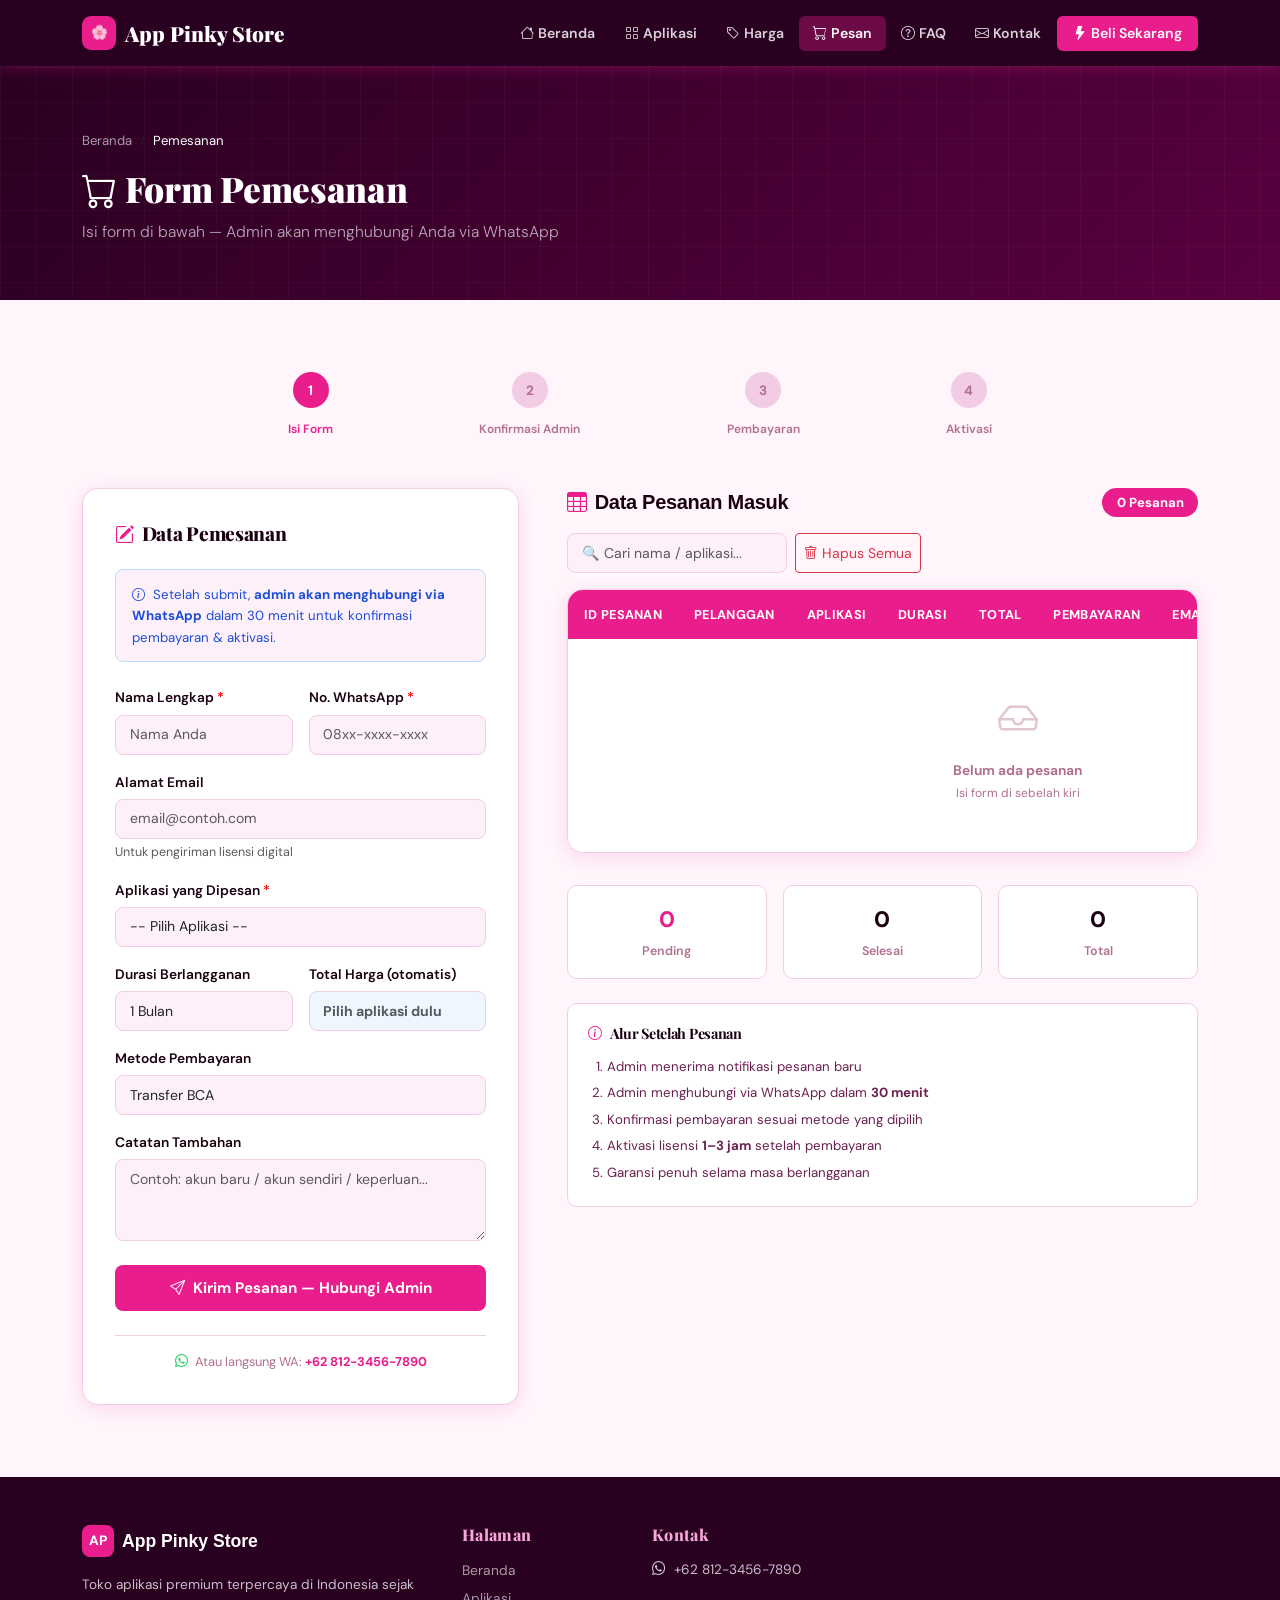
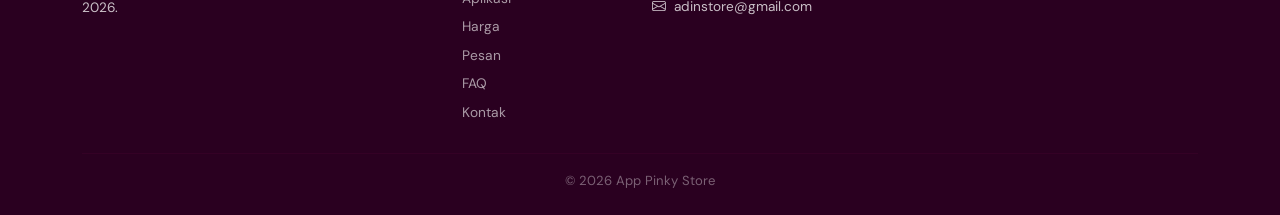
<file: pemesanan.html>
<!DOCTYPE html>
<html lang="id">
<head>
  <meta charset="UTF-8"><meta name="viewport" content="width=device-width,initial-scale=1">
  <title>Pemesanan – App Pinky Store</title>
  <link rel="stylesheet" href="https://cdn.jsdelivr.net/npm/bootstrap@5.3.3/dist/css/bootstrap.min.css">
  <link rel="stylesheet" href="https://cdn.jsdelivr.net/npm/bootstrap-icons@1.11.3/font/bootstrap-icons.min.css">
  <link rel="stylesheet" href="style.css">
</head>
<body>

<nav class="navbar">
  <div class="container">
    <a class="navbar-brand" href="index.html">
      <span class="brand-icon">🌸</span>
      App Pinky Store
    </a>
    <ul class="nav-menu">
      <li><a href="index.html"><i class="bi bi-house me-1"></i>Beranda</a></li>
      <li><a href="aplikasi.html"><i class="bi bi-grid me-1"></i>Aplikasi</a></li>
      <li><a href="harga.html"><i class="bi bi-tag me-1"></i>Harga</a></li>
      <li><a href="pemesanan.html" class="active"><i class="bi bi-cart me-1"></i>Pesan</a></li>
      <li><a href="faq.html"><i class="bi bi-question-circle me-1"></i>FAQ</a></li>
      <li><a href="kontak.html"><i class="bi bi-envelope me-1"></i>Kontak</a></li>
      <li class="nav-cta"><a href="pemesanan.html" class="active"><i class="bi bi-lightning-fill me-1"></i>Beli Sekarang</a></li>
    </ul>
  </div>
</nav>

<div class="page-header">
  <div class="container">
    <nav aria-label="breadcrumb"><ol class="breadcrumb" style="font-size:.82rem"><li class="breadcrumb-item"><a href="index.html" style="color:rgba(255,255,255,.6)">Beranda</a></li><li class="breadcrumb-item active" style="color:white">Pemesanan</li></ol></nav>
    <h1><i class="bi bi-cart me-2"></i>Form Pemesanan</h1>
    <p class="lead">Isi form di bawah — Admin akan menghubungi Anda via WhatsApp</p>
  </div>
</div>

<section class="py-section bg-light-grey">
  <div class="container">

    <!-- STEPS -->
    <div class="row justify-content-center mb-5">
      <div class="col-lg-8">
        <div class="d-flex justify-content-between position-relative" style="padding:0 1rem">
          
          <div class="text-center" style="position:relative;z-index:1">
            <div style="width:36px;height:36px;border-radius:50%;background:var(--primary);color:white;display:flex;align-items:center;justify-content:center;font-weight:700;font-size:.85rem;margin:0 auto .5rem">1</div>
            <small style="font-size:.75rem;font-weight:600;color:var(--primary)">Isi Form</small>
          </div>
          <div class="text-center" style="position:relative;z-index:1">
            <div style="width:36px;height:36px;border-radius:50%;background:var(--border);color:var(--muted);display:flex;align-items:center;justify-content:center;font-weight:700;font-size:.85rem;margin:0 auto .5rem">2</div>
            <small style="font-size:.75rem;font-weight:600;color:var(--muted)">Konfirmasi Admin</small>
          </div>
          <div class="text-center" style="position:relative;z-index:1">
            <div style="width:36px;height:36px;border-radius:50%;background:var(--border);color:var(--muted);display:flex;align-items:center;justify-content:center;font-weight:700;font-size:.85rem;margin:0 auto .5rem">3</div>
            <small style="font-size:.75rem;font-weight:600;color:var(--muted)">Pembayaran</small>
          </div>
          <div class="text-center" style="position:relative;z-index:1">
            <div style="width:36px;height:36px;border-radius:50%;background:var(--border);color:var(--muted);display:flex;align-items:center;justify-content:center;font-weight:700;font-size:.85rem;margin:0 auto .5rem">4</div>
            <small style="font-size:.75rem;font-weight:600;color:var(--muted)">Aktivasi</small>
          </div>
        </div>
      </div>
    </div>

    <div class="row g-5 align-items-start">

      <!-- ═══ FORM ═══ -->
      <div class="col-lg-5">
        <div class="form-card">
          <h4><i class="bi bi-pencil-square me-2" style="color:var(--primary)"></i>Data Pemesanan</h4>

          <!-- Info box -->
          <div style="background:var(--primary-lt);border:1px solid #BFDBFE;border-radius:8px;padding:.85rem 1rem;margin-bottom:1.5rem;font-size:.83rem;color:#1D4ED8">
            <i class="bi bi-info-circle me-2"></i>Setelah submit, <strong>admin akan menghubungi via WhatsApp</strong> dalam 30 menit untuk konfirmasi pembayaran & aktivasi.
          </div>

          <form id="orderForm" novalidate>
            <div class="row g-3 mb-3">
              <div class="col-6">
                <label class="form-label">Nama Lengkap <span style="color:red">*</span></label>
                <input type="text" class="form-control" id="custName" placeholder="Nama Anda" required>
              </div>
              <div class="col-6">
                <label class="form-label">No. WhatsApp <span style="color:red">*</span></label>
                <input type="tel" class="form-control" id="custWA" placeholder="08xx-xxxx-xxxx" required>
              </div>
            </div>

            <div class="mb-3">
              <label class="form-label">Alamat Email</label>
              <input type="email" class="form-control" id="custEmail" placeholder="email@contoh.com">
              <div class="form-text" style="font-size:.78rem">Untuk pengiriman lisensi digital</div>
            </div>

            <div class="mb-3">
              <label class="form-label">Aplikasi yang Dipesan <span style="color:red">*</span></label>
              <select class="form-select" id="appName" required>
                <option value="">-- Pilih Aplikasi --</option>
                <optgroup label="📊 Produktivitas">
                  <option>Microsoft 365 Personal</option>
                  <option>Microsoft 365 Family</option>
                  <option>Notion Premium</option>
                  <option>Zoom Pro</option>
                </optgroup>
                <optgroup label="🎨 Desain & Kreatif">
                  <option>Adobe Creative Cloud</option>
                  <option>Adobe Photoshop</option>
                  <option>Canva Pro</option>
                </optgroup>
                <optgroup label="🤖 AI Tools">
                  <option>ChatGPT Plus (OpenAI)</option>
                  <option>Grammarly Premium</option>
                </optgroup>
                <optgroup label="🎬 Streaming">
                  <option>Spotify Premium</option>
                  <option>Netflix Standard</option>
                  <option>YouTube Premium</option>
                </optgroup>
                <optgroup label="🔒 Keamanan">
                  <option>NordVPN (1 Tahun)</option>
                </optgroup>
                <optgroup label="💻 Dev Tools">
                  <option>GitHub Copilot</option>
                </optgroup>
              </select>
            </div>

            <div class="row g-3 mb-3">
              <div class="col-6">
                <label class="form-label">Durasi Berlangganan</label>
                <select class="form-select" id="duration">
                  <option>1 Bulan</option>
                  <option>3 Bulan</option>
                  <option>6 Bulan</option>
                  <option>12 Bulan</option>
                </select>
              </div>
              <div class="col-6">
                <label class="form-label">Total Harga (otomatis)</label>
                <input type="text" class="form-control" id="totalHarga" placeholder="Pilih aplikasi dulu" readonly style="background:#EFF6FF;color:#1D4ED8;font-weight:700">
              </div>
            </div>

            <div class="mb-3">
              <label class="form-label">Metode Pembayaran</label>
              <select class="form-select" id="payMethod">
                <option>Transfer BCA</option>
                <option>Transfer BRI</option>
                <option>Transfer BNI</option>
                <option>GoPay</option>
                <option>OVO</option>
                <option>DANA</option>
                <option>QRIS</option>
              </select>
            </div>

            <div class="mb-4">
              <label class="form-label">Catatan Tambahan</label>
              <textarea class="form-control" id="notes" rows="3" placeholder="Contoh: akun baru / akun sendiri / keperluan..."></textarea>
            </div>

            <button type="submit" class="btn-submit">
              <i class="bi bi-send me-2"></i>Kirim Pesanan — Hubungi Admin
            </button>
          </form>

          

          <div class="mt-4 pt-3" style="border-top:1.5px solid var(--border)">
            <p style="font-size:.8rem;color:var(--muted);text-align:center;margin:0">
              <i class="bi bi-whatsapp me-1" style="color:#25D366"></i>
              Atau langsung WA: <a href="https://wa.me/6281234567890" style="color:var(--primary);font-weight:700">+62 812-3456-7890</a>
            </p>
          </div>
        </div>
      </div>

      <!-- ═══ DATA TABLE ═══ -->
      <div class="col-lg-7">
        <div class="d-flex justify-content-between align-items-center mb-3 flex-wrap gap-2">
          <h5 style="font-family:'Syne',sans-serif;font-weight:800;margin:0;color:var(--dark)">
            <i class="bi bi-table me-2" style="color:var(--primary)"></i>Data Pesanan Masuk
          </h5>
          <span style="background:var(--primary);color:white;padding:.25rem .9rem;border-radius:50px;font-weight:700;font-size:.82rem">
            <span id="orderCount">0</span> Pesanan
          </span>
        </div>

        <div class="mb-3 d-flex gap-2 flex-wrap">
          <input type="text" class="form-control form-control-sm" style="max-width:220px" id="cariInput" placeholder="🔍 Cari nama / aplikasi..." onkeyup="searchOrders(this.value)">
          
          <button class="btn btn-sm btn-outline-danger" onclick="clearAll()">
            <i class="bi bi-trash me-1"></i>Hapus Semua
          </button>
        </div>

        <div class="table-wrap">
          <div class="table-responsive">
            <table class="table table-custom mb-0">
              <thead>
                <tr>
                  <th>ID Pesanan</th>
                  <th>Pelanggan</th>
                  <th>Aplikasi</th>
                  <th>Durasi</th>
                  <th>Total</th>
                  <th>Pembayaran</th>
                  <th>Email</th>
                  <th>Tanggal</th>
                  <th>Status</th>
                  <th>Aksi</th>
                </tr>
              </thead>
              <tbody id="orderBody">
                <tr class="no-data">
                  <td colspan="10" style="text-align:center;padding:3rem;color:var(--muted)">
                    <i class="bi bi-inbox" style="font-size:2.5rem;display:block;margin-bottom:.5rem;opacity:.4"></i>
                    <strong>Belum ada pesanan</strong><br>
                    <small>Isi form di sebelah kiri untuk menambah pesanan</small>
                  </td>
                </tr>
              </tbody>
            </table>
          </div>
        </div>

        <!-- Order summary -->
        <div class="row g-3 mt-3">
          <div class="col-4">
            <div style="background:white;border:1.5px solid var(--border);border-radius:10px;padding:1rem;text-align:center">
              <div style="font-size:1.4rem;font-weight:800;color:var(--primary)" id="countPending">0</div>
              <small style="color:var(--muted);font-size:.78rem;font-weight:600">Pending</small>
            </div>
          </div>
          <div class="col-4">
            <div style="background:white;border:1.5px solid var(--border);border-radius:10px;padding:1rem;text-align:center">
              <div style="font-size:1.4rem;font-weight:800;color:var(--green)" id="countSelesai">0</div>
              <small style="color:var(--muted);font-size:.78rem;font-weight:600">Selesai</small>
            </div>
          </div>
          <div class="col-4">
            <div style="background:white;border:1.5px solid var(--border);border-radius:10px;padding:1rem;text-align:center">
              <div style="font-size:1.4rem;font-weight:800;color:var(--dark)" id="countTotal">0</div>
              <small style="color:var(--muted);font-size:.78rem;font-weight:600">Total</small>
            </div>
          </div>
        </div>

        <!-- Info -->
        <div class="mt-4" style="background:white;border:1.5px solid var(--border);border-radius:10px;padding:1.25rem">
          <h6 style="font-weight:700;color:var(--dark);margin-bottom:.75rem;font-size:.9rem"><i class="bi bi-info-circle me-2" style="color:var(--primary)"></i>Alur Setelah Pesanan</h6>
          <ol style="font-size:.83rem;color:var(--mid);padding-left:1.2rem;line-height:2;margin:0">
            <li>Admin menerima notifikasi pesanan baru</li>
            <li>Admin menghubungi via WhatsApp dalam <strong>30 menit</strong></li>
            <li>Konfirmasi pembayaran sesuai metode yang dipilih</li>
            <li>Aktivasi lisensi <strong>1–3 jam</strong> setelah pembayaran</li>
            <li>Garansi penuh selama masa berlangganan</li>
          </ol>
        </div>
      </div>
    </div>
  </div>
</section>

<footer class="site-footer">
  <div class="container">
    <div class="row g-4">
      <div class="col-md-4"><div class="d-flex align-items-center gap-2 mb-3"><span class="brand-icon" style="background:var(--primary);color:white;width:32px;height:32px;border-radius:8px;display:flex;align-items:center;justify-content:center;font-weight:800;font-size:.85rem">AP</span><span style="font-family:'Syne',sans-serif;font-weight:800;color:white;font-size:1.1rem">App Pinky Store</span></div><p style="font-size:.85rem;line-height:1.7">Toko aplikasi premium terpercaya di Indonesia sejak 2026.</p></div>
      <div class="col-md-2"><h5>Halaman</h5><a class="footer-link" href="index.html">Beranda</a><a class="footer-link" href="aplikasi.html">Aplikasi</a><a class="footer-link" href="harga.html">Harga</a><a class="footer-link" href="pemesanan.html">Pesan</a><a class="footer-link" href="faq.html">FAQ</a><a class="footer-link" href="kontak.html">Kontak</a></div>
      
      <div class="col-md-3"><h5>Kontak</h5><p style="font-size:.85rem"><i class="bi bi-whatsapp me-2"></i>+62 812-3456-7890</p><p style="font-size:.85rem"><i class="bi bi-envelope me-2"></i><span style="word-break:break-all">adinstore@gmail.com</span></p></div>
    </div>
    <hr class="footer-divider"><p class="text-center" style="font-size:.82rem;opacity:.5;margin:0">© 2026 App Pinky Store</p>
  </div>
</footer>

<button id="goTop"><i class="bi bi-chevron-up"></i></button>
<script src="https://cdn.jsdelivr.net/npm/bootstrap@5.3.3/dist/js/bootstrap.bundle.min.js"></script>
<script src="script.js"></script>
</body>
</html>
</file>
<file: style.css>
/* ================================================
   APP PINKY STORE — Pink Theme, No Animation
   ================================================ */

@import url('https://fonts.googleapis.com/css2?family=DM+Sans:wght@400;500;600;700&family=Playfair+Display:wght@700;800;900&display=swap');

:root {
  --primary:    #E91E8C;
  --primary-dk: #C4177A;
  --primary-lt: #FDF0F8;
  --primary-md: #F7A8D8;
  --accent:     #FF6EC7;
  --dark:       #1A0010;
  --dark2:      #2A0020;
  --mid:        #6B2050;
  --muted:      #B07090;
  --border:     #F2CCE4;
  --bg:         #FFF5FB;
  --white:      #FFFFFF;
  --yellow:     #FFD700;
  --radius:     10px;
  --radius-lg:  16px;
  --shadow:     0 4px 18px rgba(233,30,140,.14);
  --shadow-md:  0 8px 28px rgba(233,30,140,.2);
}

*, *::before, *::after { box-sizing: border-box; margin: 0; padding: 0; }
body {
  font-family: 'DM Sans', sans-serif;
  background: var(--bg);
  color: var(--dark);
  font-size: 15px;
  line-height: 1.6;
}
h1,h2,h3,h4,h5,h6 {
  font-family: 'Playfair Display', serif;
  line-height: 1.25;
  letter-spacing: -.3px;
}
p, span, a, li, td, th, label, input, select, textarea, button {
  font-family: 'DM Sans', sans-serif;
}
a { text-decoration: none; }

/* ══════════════════════════════
   NAVBAR — always visible, no collapse
══════════════════════════════ */
.navbar {
  background: var(--dark2) !important;
  box-shadow: 0 2px 14px rgba(233,30,140,.3);
  padding: .7rem 0;
  position: sticky;
  top: 0;
  z-index: 9999;
}
.navbar .container {
  display: flex;
  align-items: center;
  justify-content: space-between;
  flex-wrap: nowrap;
}
.navbar-brand {
  font-family: 'Playfair Display', serif;
  font-size: 1.3rem;
  font-weight: 900;
  color: white !important;
  display: flex;
  align-items: center;
  gap: 9px;
  white-space: nowrap;
  flex-shrink: 0;
}
.navbar-brand .brand-icon {
  background: var(--primary);
  color: white;
  width: 34px;
  height: 34px;
  border-radius: 9px;
  display: flex;
  align-items: center;
  justify-content: center;
  font-size: .85rem;
  font-weight: 700;
  font-family: 'DM Sans', sans-serif;
  flex-shrink: 0;
}
.nav-menu {
  display: flex;
  align-items: center;
  gap: 2px;
  list-style: none;
  margin: 0;
  padding: 0;
  flex-wrap: nowrap;
}
.nav-menu a {
  color: rgba(255,255,255,.82);
  font-weight: 600;
  font-size: .88rem;
  padding: .38rem .85rem;
  border-radius: 6px;
  white-space: nowrap;
  display: block;
}
.nav-menu a:hover,
.nav-menu a.active {
  color: white;
  background: rgba(233,30,140,.35);
}
.nav-menu .nav-cta a {
  background: var(--primary);
  color: white;
  padding: .38rem 1rem;
}
.nav-menu .nav-cta a:hover {
  background: var(--primary-dk);
}

/* ══════════════════════════════
   HERO BANNER — sakura + app logos
══════════════════════════════ */
.hero-banner {
  position: relative;
  min-height: 520px;
  display: flex;
  align-items: center;
  overflow: hidden;
  background: var(--primary);
}

/* Solid pink base */
.hero-banner::before {
  content: '';
  position: absolute;
  inset: 0;
  background: linear-gradient(140deg, #F72585 0%, #E91E8C 40%, #C4177A 75%, #A01260 100%);
}

/* Sakura petal shapes — CSS only */
.sakura-wrap {
  position: absolute;
  inset: 0;
  pointer-events: none;
  overflow: hidden;
}
.petal {
  position: absolute;
  width: 22px;
  height: 22px;
  background: rgba(255,255,255,.18);
  border-radius: 50% 0 50% 0;
}
.petal:nth-child(1)  { top:8%;  left:5%;  width:28px; height:28px; transform:rotate(30deg); }
.petal:nth-child(2)  { top:12%; left:15%; width:18px; height:18px; transform:rotate(60deg); background:rgba(255,255,255,.12); }
.petal:nth-child(3)  { top:5%;  left:25%; width:24px; height:24px; transform:rotate(45deg); }
.petal:nth-child(4)  { top:20%; left:8%;  width:16px; height:16px; transform:rotate(15deg); background:rgba(255,255,255,.14); }
.petal:nth-child(5)  { top:35%; left:3%;  width:20px; height:20px; transform:rotate(70deg); }
.petal:nth-child(6)  { top:55%; left:10%; width:14px; height:14px; transform:rotate(50deg); background:rgba(255,255,255,.1); }
.petal:nth-child(7)  { top:70%; left:5%;  width:26px; height:26px; transform:rotate(20deg); }
.petal:nth-child(8)  { top:80%; left:18%; width:18px; height:18px; transform:rotate(80deg); background:rgba(255,255,255,.13); }
.petal:nth-child(9)  { top:90%; left:28%; width:22px; height:22px; transform:rotate(35deg); }
.petal:nth-child(10) { top:3%;  right:8%; width:30px; height:30px; transform:rotate(55deg); }
.petal:nth-child(11) { top:15%; right:20%;width:20px; height:20px; transform:rotate(25deg); background:rgba(255,255,255,.12); }
.petal:nth-child(12) { top:25%; right:5%; width:16px; height:16px; transform:rotate(65deg); }
.petal:nth-child(13) { top:45%; right:12%;width:24px; height:24px; transform:rotate(40deg); }
.petal:nth-child(14) { top:60%; right:3%; width:18px; height:18px; transform:rotate(10deg); background:rgba(255,255,255,.15); }
.petal:nth-child(15) { top:75%; right:22%;width:20px; height:20px; transform:rotate(75deg); }
.petal:nth-child(16) { top:88%; right:8%; width:28px; height:28px; transform:rotate(30deg); background:rgba(255,255,255,.1); }
.petal:nth-child(17) { top:50%; left:50%; width:16px; height:16px; transform:rotate(55deg); }
.petal:nth-child(18) { top:30%; left:40%; width:12px; height:12px; transform:rotate(90deg); background:rgba(255,255,255,.08); }

/* Sakura flowers (bigger) */
.sakura-flower {
  position: absolute;
  opacity: .12;
  font-size: 3.5rem;
  pointer-events: none;
  user-select: none;
}
.sf1  { top:5%;  left:2%;   font-size:4rem; }
.sf2  { top:60%; left:2%;   font-size:3rem; }
.sf3  { top:80%; left:30%;  font-size:2.5rem; }
.sf4  { top:10%; right:2%;  font-size:3.5rem; }
.sf5  { top:55%; right:3%;  font-size:4rem; }
.sf6  { top:85%; right:5%;  font-size:3rem; }

.hero-content {
  position: relative;
  z-index: 2;
  color: white;
}

.hero-badge {
  display: inline-flex;
  align-items: center;
  gap: 6px;
  background: rgba(255,255,255,.2);
  border: 1.5px solid rgba(255,255,255,.35);
  color: white;
  padding: .35rem 1rem;
  border-radius: 50px;
  font-size: .8rem;
  font-weight: 700;
  letter-spacing: .5px;
  margin-bottom: 1.2rem;
}

.hero-title {
  font-family: 'Playfair Display', serif;
  font-size: clamp(2.2rem, 5vw, 4rem);
  font-weight: 900;
  line-height: 1.15;
  color: white;
  letter-spacing: -.5px;
}
.hero-title span { color: var(--yellow); }

.hero-sub {
  font-size: 1rem;
  color: rgba(255,255,255,.88);
  line-height: 1.75;
  max-width: 500px;
  margin: 1rem 0 1.8rem;
}

.hero-stats {
  display: flex;
  gap: 2.2rem;
  margin-top: 2rem;
  flex-wrap: wrap;
}
.hero-stat .num {
  font-family: 'Playfair Display', serif;
  font-size: 1.9rem;
  font-weight: 900;
  color: var(--yellow);
  line-height: 1;
}
.hero-stat small {
  font-size: .78rem;
  color: rgba(255,255,255,.75);
  font-weight: 600;
  display: block;
  margin-top: 2px;
}

/* App logo grid on right side of hero */
.hero-app-grid {
  position: relative;
  z-index: 2;
  display: grid;
  grid-template-columns: repeat(3, 1fr);
  gap: 12px;
  max-width: 300px;
  margin-left: auto;
}
.hero-app-item {
  background: rgba(255,255,255,.18);
  border: 1.5px solid rgba(255,255,255,.28);
  border-radius: 14px;
  padding: 1rem .75rem;
  text-align: center;
}
.hero-app-item img {
  width: 38px;
  height: 38px;
  object-fit: contain;
  display: block;
  margin: 0 auto 5px;
}
.hero-app-item span {
  display: block;
  color: white;
  font-size: .68rem;
  font-weight: 700;
  line-height: 1.2;
}

/* ══════════════════════════════
   PAGE HEADER (inner pages)
══════════════════════════════ */
.page-header {
  background: linear-gradient(135deg, var(--dark2) 0%, #5A0040 100%);
  padding: 4rem 0 2.5rem;
  position: relative;
  overflow: hidden;
}
.page-header::after {
  content: '';
  position: absolute;
  inset: 0;
  background-image:
    linear-gradient(rgba(255,255,255,.03) 1px, transparent 1px),
    linear-gradient(90deg, rgba(255,255,255,.03) 1px, transparent 1px);
  background-size: 36px 36px;
}
.page-header .container { position: relative; z-index: 2; }
.page-header h1 { font-family: 'Playfair Display', serif; color: white; font-size: 2.2rem; font-weight: 900; }
.page-header .lead { color: rgba(255,255,255,.65); font-size: .98rem; margin-top: .4rem; }

/* ══════════════════════════════
   SECTION
══════════════════════════════ */
.py-section { padding: 4.5rem 0; }
.bg-white    { background: white; }
.bg-light-grey { background: var(--bg); }

.section-title {
  font-family: 'Playfair Display', serif;
  font-size: clamp(1.6rem, 3vw, 2.3rem);
  font-weight: 900;
  color: var(--dark);
  line-height: 1.2;
}
.section-sub { color: var(--muted); font-size: .95rem; }

.badge-label {
  display: inline-block;
  background: var(--primary-lt);
  color: var(--primary);
  border: 1px solid var(--primary-md);
  padding: .25rem .9rem;
  border-radius: 50px;
  font-size: .74rem;
  font-weight: 700;
  letter-spacing: .5px;
  text-transform: uppercase;
  margin-bottom: .6rem;
}

/* ══════════════════════════════
   APP CARDS
══════════════════════════════ */
.app-card {
  background: var(--white);
  border-radius: var(--radius-lg);
  border: 1.5px solid var(--border);
  overflow: hidden;
  height: 100%;
}
.app-card:hover { border-color: var(--primary); box-shadow: var(--shadow-md); }
.app-img-wrap {
  height: 155px;
  display: flex;
  align-items: center;
  justify-content: center;
  position: relative;
  overflow: hidden;
}
.app-img-wrap img { width: 100%; height: 100%; object-fit: cover; }
.app-card-body { padding: 1.2rem; }
.app-name {
  font-family: 'Playfair Display', serif;
  font-size: 1rem;
  font-weight: 800;
  color: var(--dark);
  margin-bottom: .3rem;
  line-height: 1.3;
}
.app-desc { font-size: .84rem; color: var(--mid); line-height: 1.6; margin-bottom: .8rem; }
.app-price { font-size: 1.1rem; font-weight: 700; color: var(--primary); font-family: 'DM Sans', sans-serif; }
.app-price-old { font-size: .78rem; color: var(--muted); text-decoration: line-through; }

.badge-cat {
  display: inline-block;
  font-size: .69rem;
  font-weight: 700;
  padding: .2rem .6rem;
  border-radius: 4px;
  text-transform: uppercase;
  letter-spacing: .3px;
}
.cat-productivity { background: #FDF0F8; color: #BE185D; }
.cat-design       { background: #FCE7F3; color: #9D174D; }
.cat-security     { background: #F0FDF4; color: #166534; }
.cat-ai           { background: #FFF7ED; color: #C2410C; }
.cat-streaming    { background: #FFF1F2; color: #BE123C; }
.cat-devtools     { background: #FDF0F8; color: #831843; }
.badge-hot {
  background: #FCE7F3;
  color: #BE185D;
  font-size: .69rem;
  font-weight: 700;
  padding: .2rem .6rem;
  border-radius: 4px;
}

.btn-order {
  background: var(--primary);
  color: white;
  border: none;
  padding: .48rem 1.15rem;
  border-radius: 7px;
  font-weight: 700;
  font-size: .84rem;
  cursor: pointer;
  display: inline-block;
  font-family: 'DM Sans', sans-serif;
}
.btn-order:hover { background: var(--primary-dk); color: white; }

.btn-outline-primary-custom {
  background: transparent;
  color: var(--primary);
  border: 1.5px solid var(--primary);
  padding: .48rem 1.15rem;
  border-radius: 7px;
  font-weight: 700;
  font-size: .84rem;
  cursor: pointer;
  display: inline-block;
  font-family: 'DM Sans', sans-serif;
}
.btn-outline-primary-custom:hover { background: var(--primary); color: white; }

/* ══════════════════════════════
   FORM
══════════════════════════════ */
.form-card {
  background: var(--white);
  border-radius: var(--radius-lg);
  border: 1.5px solid var(--border);
  padding: 2rem;
  box-shadow: var(--shadow);
}
.form-card h4 {
  font-family: 'Playfair Display', serif;
  font-size: 1.2rem;
  font-weight: 800;
  margin-bottom: 1.5rem;
  color: var(--dark);
}
.form-label { font-weight: 600; font-size: .86rem; color: var(--dark); margin-bottom: .4rem; display: block; }
.form-control, .form-select {
  border: 1.5px solid var(--border);
  border-radius: 8px;
  font-size: .88rem;
  padding: .52rem .85rem;
  font-family: 'DM Sans', sans-serif;
  background: var(--primary-lt);
  width: 100%;
  display: block;
}
.form-control:focus, .form-select:focus {
  border-color: var(--primary);
  box-shadow: 0 0 0 3px rgba(233,30,140,.1);
  outline: none;
  background: white;
}
.btn-submit {
  background: var(--primary);
  color: white;
  border: none;
  padding: .65rem 2rem;
  border-radius: 8px;
  font-weight: 700;
  font-size: .95rem;
  font-family: 'DM Sans', sans-serif;
  cursor: pointer;
  width: 100%;
  display: block;
}
.btn-submit:hover { background: var(--primary-dk); }

/* ══════════════════════════════
   TABLE
══════════════════════════════ */
.table-wrap {
  background: white;
  border-radius: var(--radius-lg);
  border: 1.5px solid var(--border);
  overflow: hidden;
  box-shadow: var(--shadow);
}
.table-custom thead th {
  background: var(--primary);
  color: white;
  font-family: 'DM Sans', sans-serif;
  font-weight: 700;
  font-size: .8rem;
  padding: .9rem 1rem;
  border: none;
  white-space: nowrap;
  letter-spacing: .3px;
  text-transform: uppercase;
}
.table-custom tbody td {
  padding: .78rem 1rem;
  vertical-align: middle;
  font-size: .86rem;
  border-bottom: 1px solid #FCE7F3;
  font-family: 'DM Sans', sans-serif;
}
.table-custom tbody tr:hover td { background: #FFF5FB; }
.table-custom tbody tr:last-child td { border-bottom: none; }

.status-pill {
  display: inline-flex;
  align-items: center;
  gap: 4px;
  padding: .22rem .72rem;
  border-radius: 50px;
  font-size: .74rem;
  font-weight: 700;
  font-family: 'DM Sans', sans-serif;
}
.s-pending { background: #FCE7F3; color: #BE185D; }
.s-proses  { background: #FDF0F8; color: #9D174D; }
.s-selesai { background: #F0FDF4; color: #166534; }
.s-batal   { background: #FEF2F2; color: #DC2626; }

.btn-tbl {
  border: none;
  border-radius: 6px;
  padding: .22rem .62rem;
  font-size: .74rem;
  font-weight: 700;
  cursor: pointer;
  font-family: 'DM Sans', sans-serif;
}
.btn-tbl-done { background: #FCE7F3; color: #BE185D; }
.btn-tbl-done:hover { background: var(--primary); color: white; }
.btn-tbl-del  { background: #FEE2E2; color: #DC2626; }
.btn-tbl-del:hover  { background: #DC2626; color: white; }

/* ══════════════════════════════
   ALERT
══════════════════════════════ */
.alert-custom {
  background: #FDF0F8;
  border: 1.5px solid var(--primary-md);
  border-radius: 8px;
  padding: .9rem 1.2rem;
  color: var(--primary-dk);
  font-weight: 600;
  font-size: .88rem;
  display: none;
  margin-top: 1rem;
  font-family: 'DM Sans', sans-serif;
}

/* ══════════════════════════════
   FEATURE BOX
══════════════════════════════ */
.feat-box {
  background: white;
  border-radius: var(--radius-lg);
  border: 1.5px solid var(--border);
  padding: 1.5rem;
  height: 100%;
}
.feat-box:hover { border-color: var(--primary); box-shadow: var(--shadow); }
.feat-icon {
  width: 48px;
  height: 48px;
  border-radius: 12px;
  display: flex;
  align-items: center;
  justify-content: center;
  font-size: 1.4rem;
  margin-bottom: 1rem;
}
.fi-blue   { background: var(--primary-lt); }
.fi-purple { background: #FCE7F3; }
.fi-green  { background: #ECFDF5; }
.fi-orange { background: #FFF7ED; }
.feat-box h5 {
  font-family: 'Playfair Display', serif;
  font-size: 1rem;
  font-weight: 800;
  margin-bottom: .4rem;
  color: var(--dark);
  line-height: 1.3;
}
.feat-box p { font-size: .84rem; color: var(--mid); line-height: 1.6; margin: 0; }

/* ══════════════════════════════
   PRICE CARD
══════════════════════════════ */
.price-card {
  background: white;
  border-radius: var(--radius-lg);
  border: 1.5px solid var(--border);
  padding: 1.8rem;
  text-align: center;
  height: 100%;
}
.price-card.featured { border-color: var(--primary); box-shadow: 0 0 0 4px rgba(233,30,140,.1); }
.price-card .price-tag {
  font-family: 'Playfair Display', serif;
  font-size: 2rem;
  font-weight: 900;
  color: var(--primary);
  line-height: 1.1;
}

/* ══════════════════════════════
   TESTIMONI
══════════════════════════════ */
.testi-card {
  background: white;
  border-radius: var(--radius-lg);
  border: 1.5px solid var(--border);
  padding: 1.5rem;
  overflow: hidden;
}
.testi-card:hover { border-color: var(--primary); box-shadow: var(--shadow); }

.testi-avatar {
  width: 44px;
  height: 44px;
  border-radius: 50%;
  display: flex;
  align-items: center;
  justify-content: center;
  font-weight: 800;
  font-size: .88rem;
  color: white;
  flex-shrink: 0;
  font-family: 'DM Sans', sans-serif;
}
.av1 { background: linear-gradient(135deg, #E91E8C, #BE185D); }
.av2 { background: linear-gradient(135deg, #DB2777, #9D174D); }
.av3 { background: linear-gradient(135deg, #F472B6, #E91E8C); }

/* ══════════════════════════════
   CONTACT
══════════════════════════════ */
.contact-card {
  background: white;
  border-radius: var(--radius-lg);
  border: 1.5px solid var(--border);
  padding: 1.5rem;
  text-align: center;
}
.contact-card:hover { border-color: var(--primary); box-shadow: var(--shadow); }
.contact-icon { font-size: 2rem; margin-bottom: .75rem; display: block; }

/* ══════════════════════════════
   FAQ
══════════════════════════════ */
.faq-item { border: 1.5px solid var(--border); border-radius: var(--radius); margin-bottom: .75rem; overflow: hidden; }
.faq-q {
  padding: 1rem 1.25rem;
  font-weight: 700;
  font-size: .9rem;
  cursor: pointer;
  display: flex;
  justify-content: space-between;
  align-items: center;
  background: white;
  color: var(--dark);
  font-family: 'DM Sans', sans-serif;
}
.faq-q:hover { background: var(--primary-lt); color: var(--primary); }
.faq-a {
  padding: 0 1.25rem 1rem;
  font-size: .86rem;
  color: var(--mid);
  line-height: 1.7;
  display: none;
  border-top: 1px solid var(--border);
  font-family: 'DM Sans', sans-serif;
}

/* ══════════════════════════════
   FOOTER
══════════════════════════════ */
.site-footer {
  background: var(--dark2);
  color: rgba(255,255,255,.75);
  padding: 3rem 0 1.5rem;
}
.site-footer h5 {
  font-family: 'Playfair Display', serif;
  font-size: 1rem;
  font-weight: 800;
  color: var(--primary-md);
  margin-bottom: .85rem;
  letter-spacing: .3px;
}
.footer-link {
  display: block;
  color: rgba(255,255,255,.6);
  font-size: .86rem;
  margin-bottom: .4rem;
  font-family: 'DM Sans', sans-serif;
}
.footer-link:hover { color: var(--primary-md); }
.footer-divider { border-color: rgba(233,30,140,.2); margin: 1.5rem 0 1rem; }
.social-link {
  display: inline-flex;
  align-items: center;
  justify-content: center;
  width: 36px;
  height: 36px;
  border-radius: 8px;
  background: rgba(233,30,140,.2);
  color: white;
  font-size: .9rem;
  margin-right: .4rem;
}
.social-link:hover { background: var(--primary); color: white; }

/* ══════════════════════════════
   CTA BANNER
══════════════════════════════ */
.cta-banner {
  background: linear-gradient(135deg, var(--primary), #9D174D);
  padding: 4rem 0;
}

/* ══════════════════════════════
   SCROLL TOP
══════════════════════════════ */
#goTop {
  position: fixed;
  bottom: 1.5rem;
  right: 1.5rem;
  width: 42px;
  height: 42px;
  border-radius: 8px;
  background: var(--primary);
  color: white;
  border: none;
  font-size: 1rem;
  cursor: pointer;
  box-shadow: var(--shadow-md);
  display: none;
  z-index: 9999;
  font-family: 'DM Sans', sans-serif;
}
#goTop.show { display: block; }
#goTop:hover { background: var(--primary-dk); }

/* ══════════════════════════════
   UTILITIES
══════════════════════════════ */
.mb-2 { margin-bottom: .5rem; }
.mb-3 { margin-bottom: 1rem; }
.mb-4 { margin-bottom: 1.5rem; }
.mb-5 { margin-bottom: 3rem; }
.mt-2 { margin-top: .5rem; }
.mt-3 { margin-top: 1rem; }
.mt-4 { margin-top: 1.5rem; }
.gap-2 { gap: .5rem; }
.gap-3 { gap: 1rem; }

/* ══════════════════════════════
   RESPONSIVE
══════════════════════════════ */
@media (max-width: 991px) {
  .hero-app-grid { display: none; }
  .nav-menu { gap: 0; }
  .nav-menu a { font-size: .8rem; padding: .35rem .6rem; }
}
@media (max-width: 768px) {
  .hero-banner { min-height: 420px; }
  .hero-stats { gap: 1.2rem; }
  .hero-title { font-size: 2rem; }
  .nav-menu { flex-wrap: wrap; }
}
</file>
